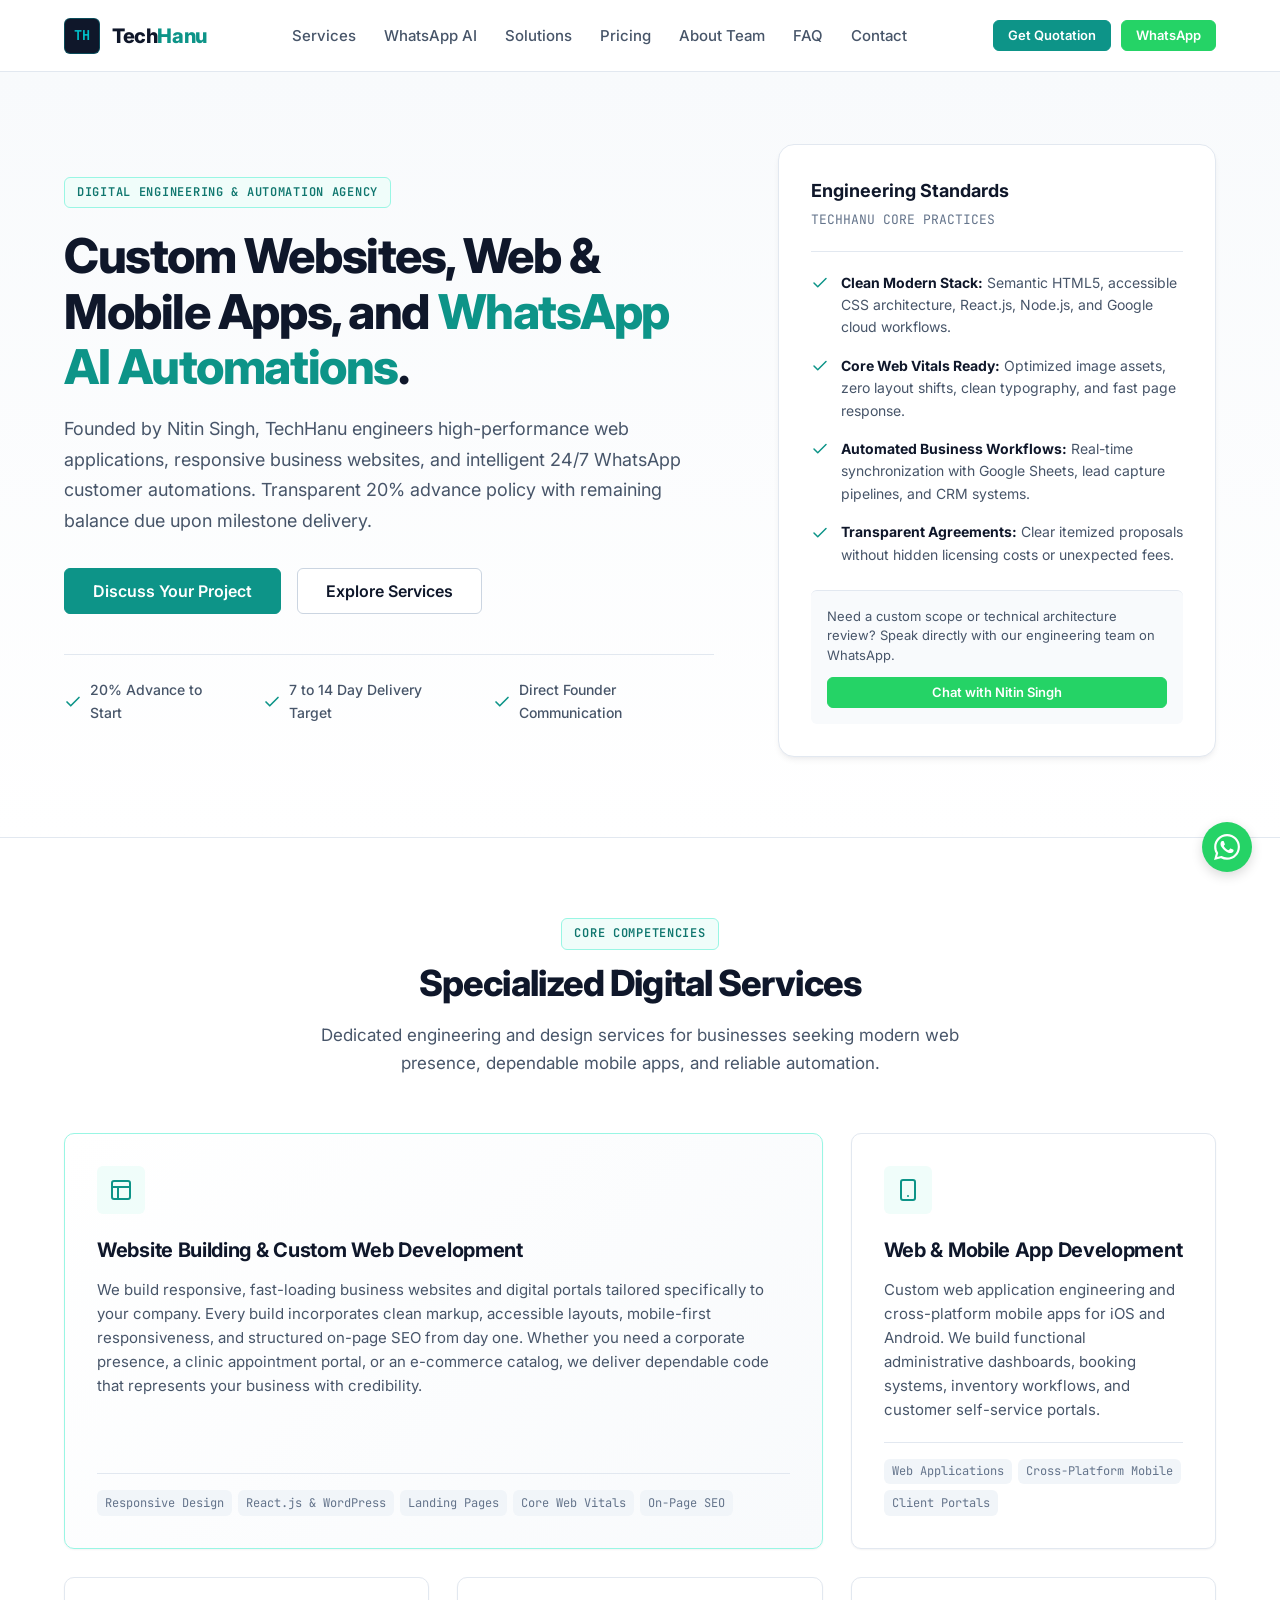
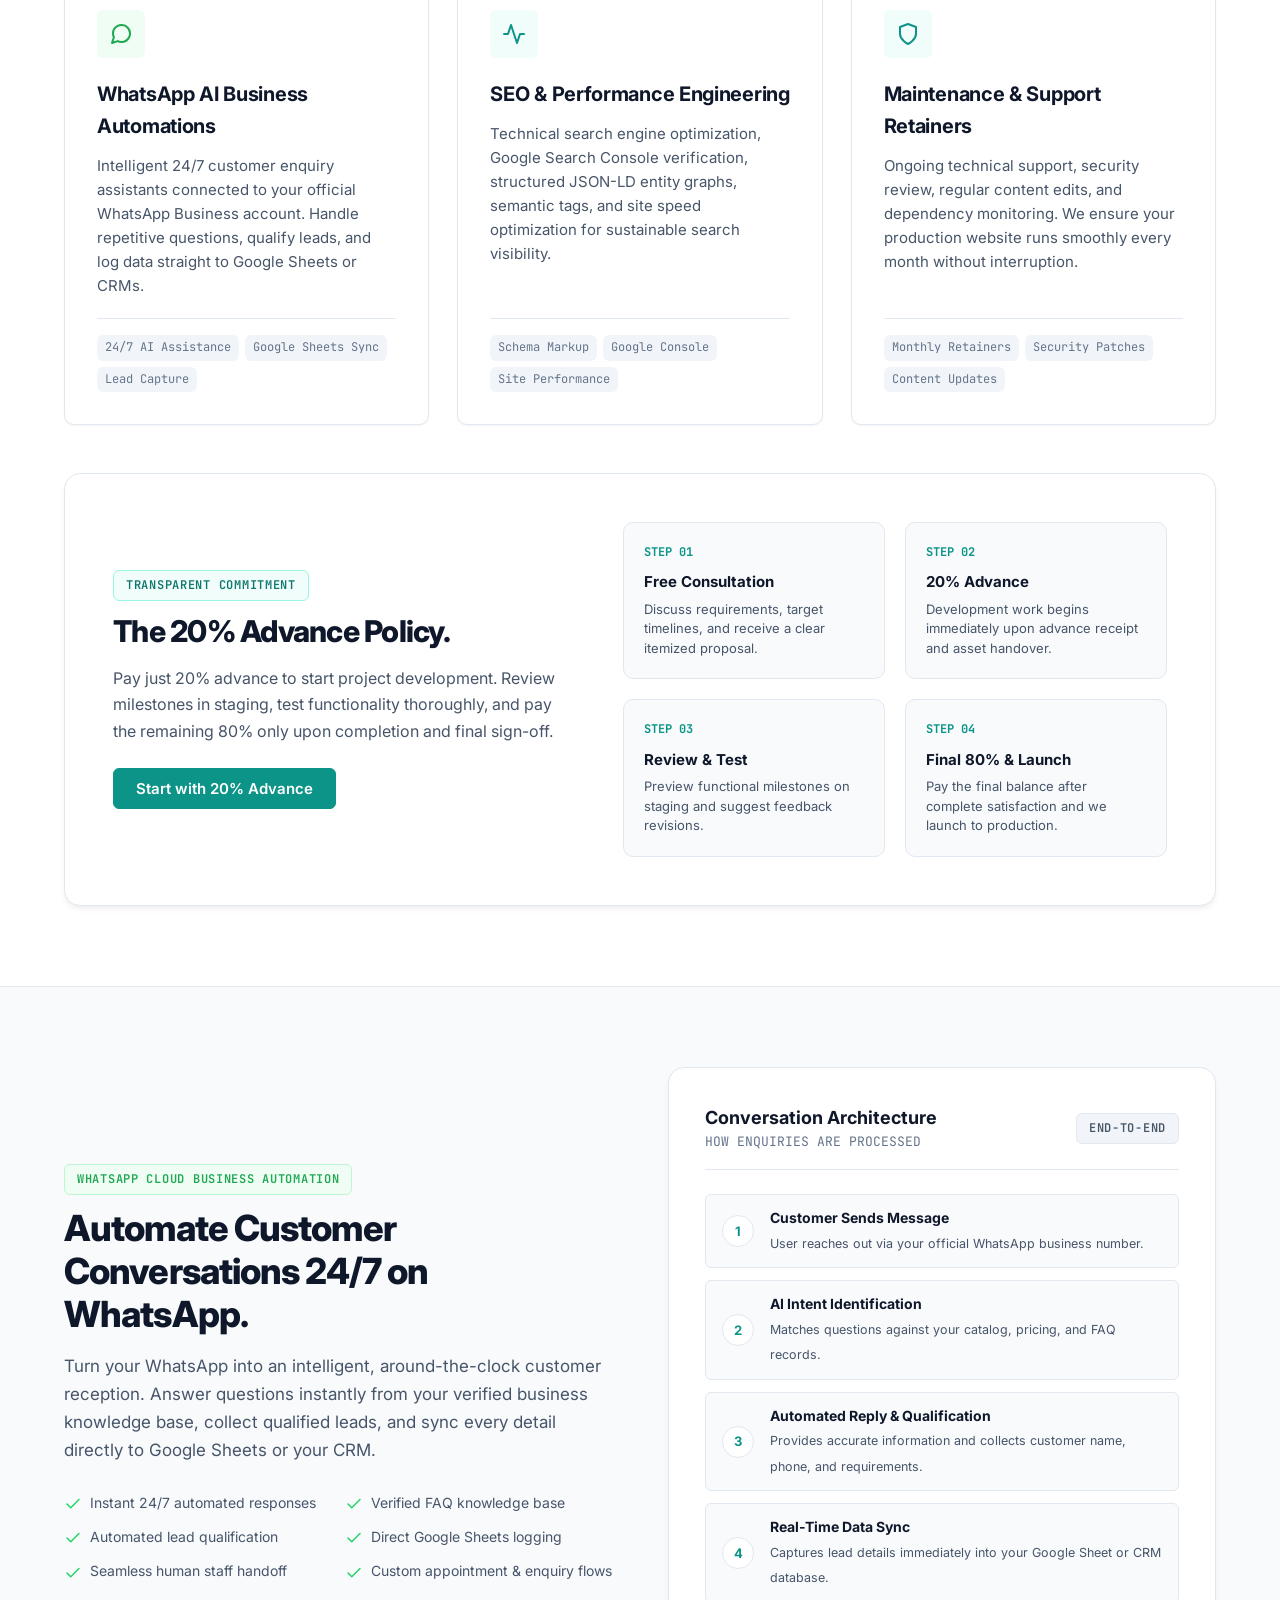
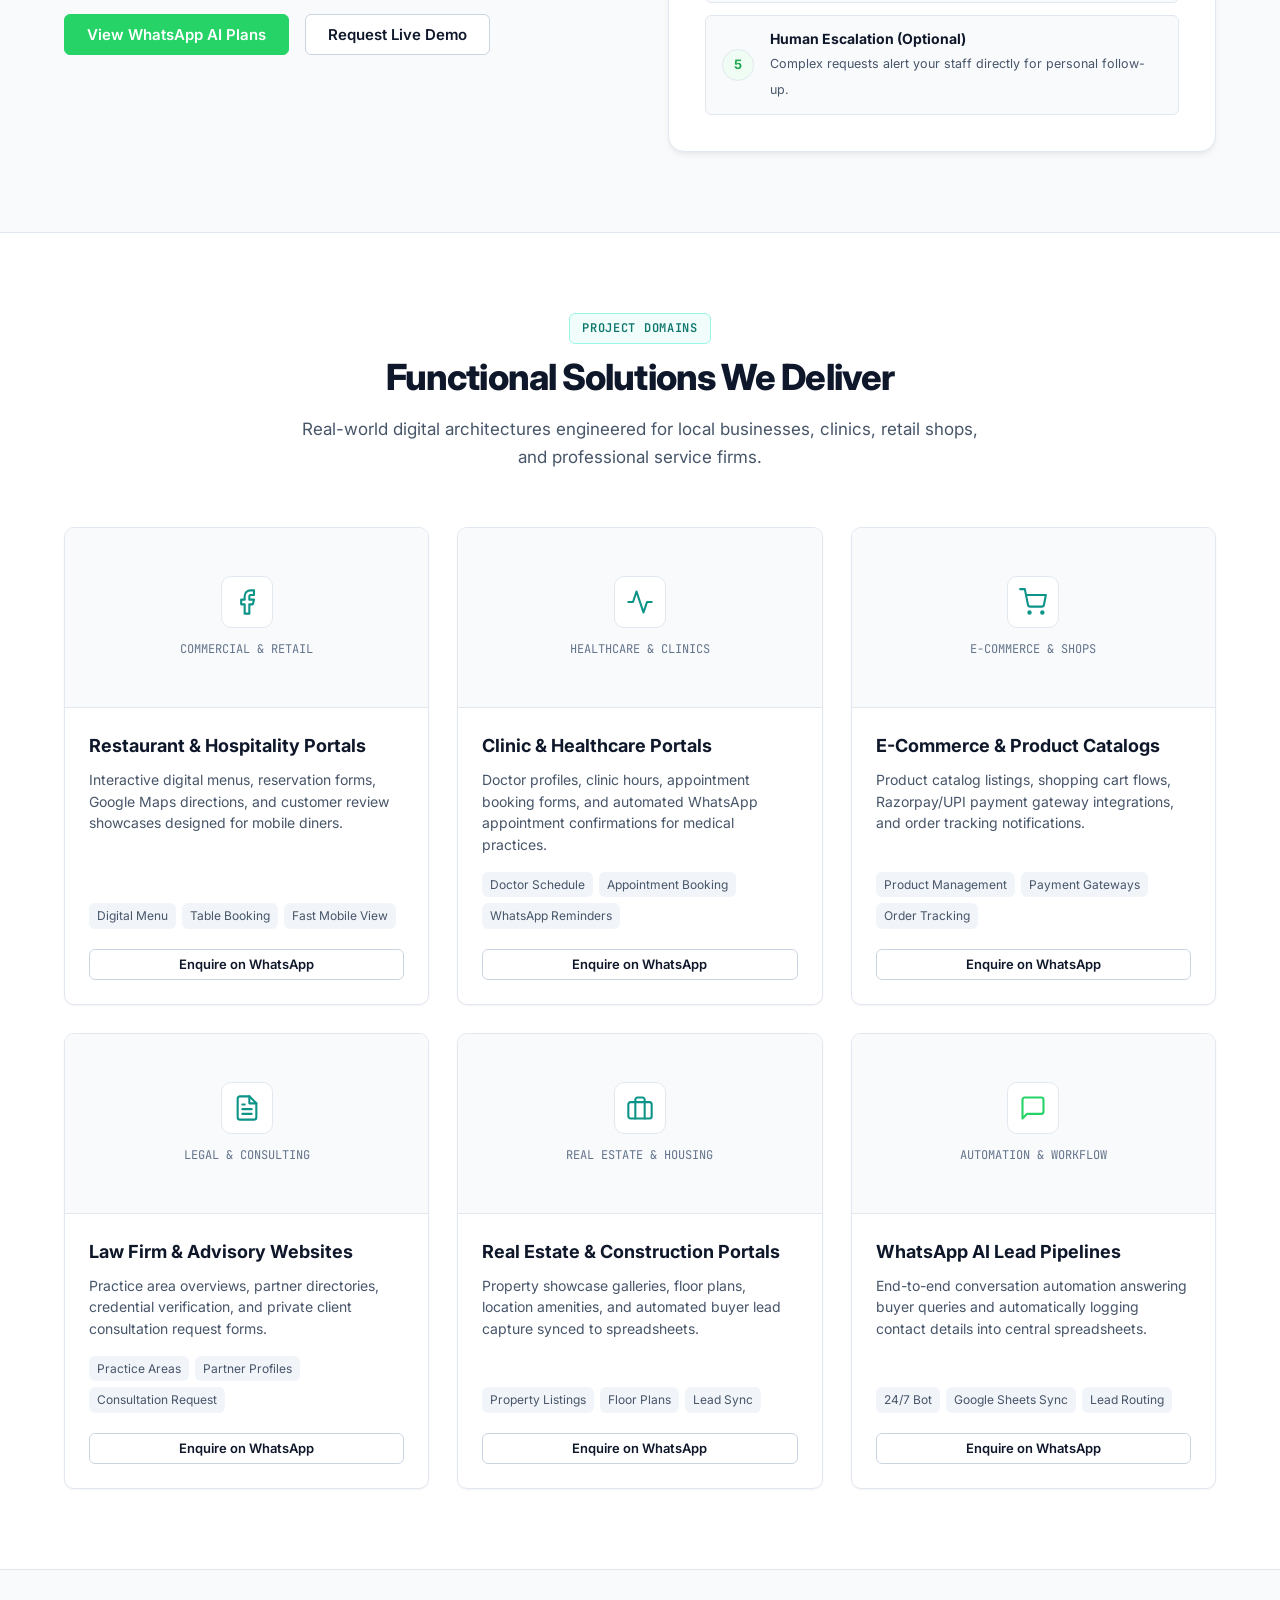
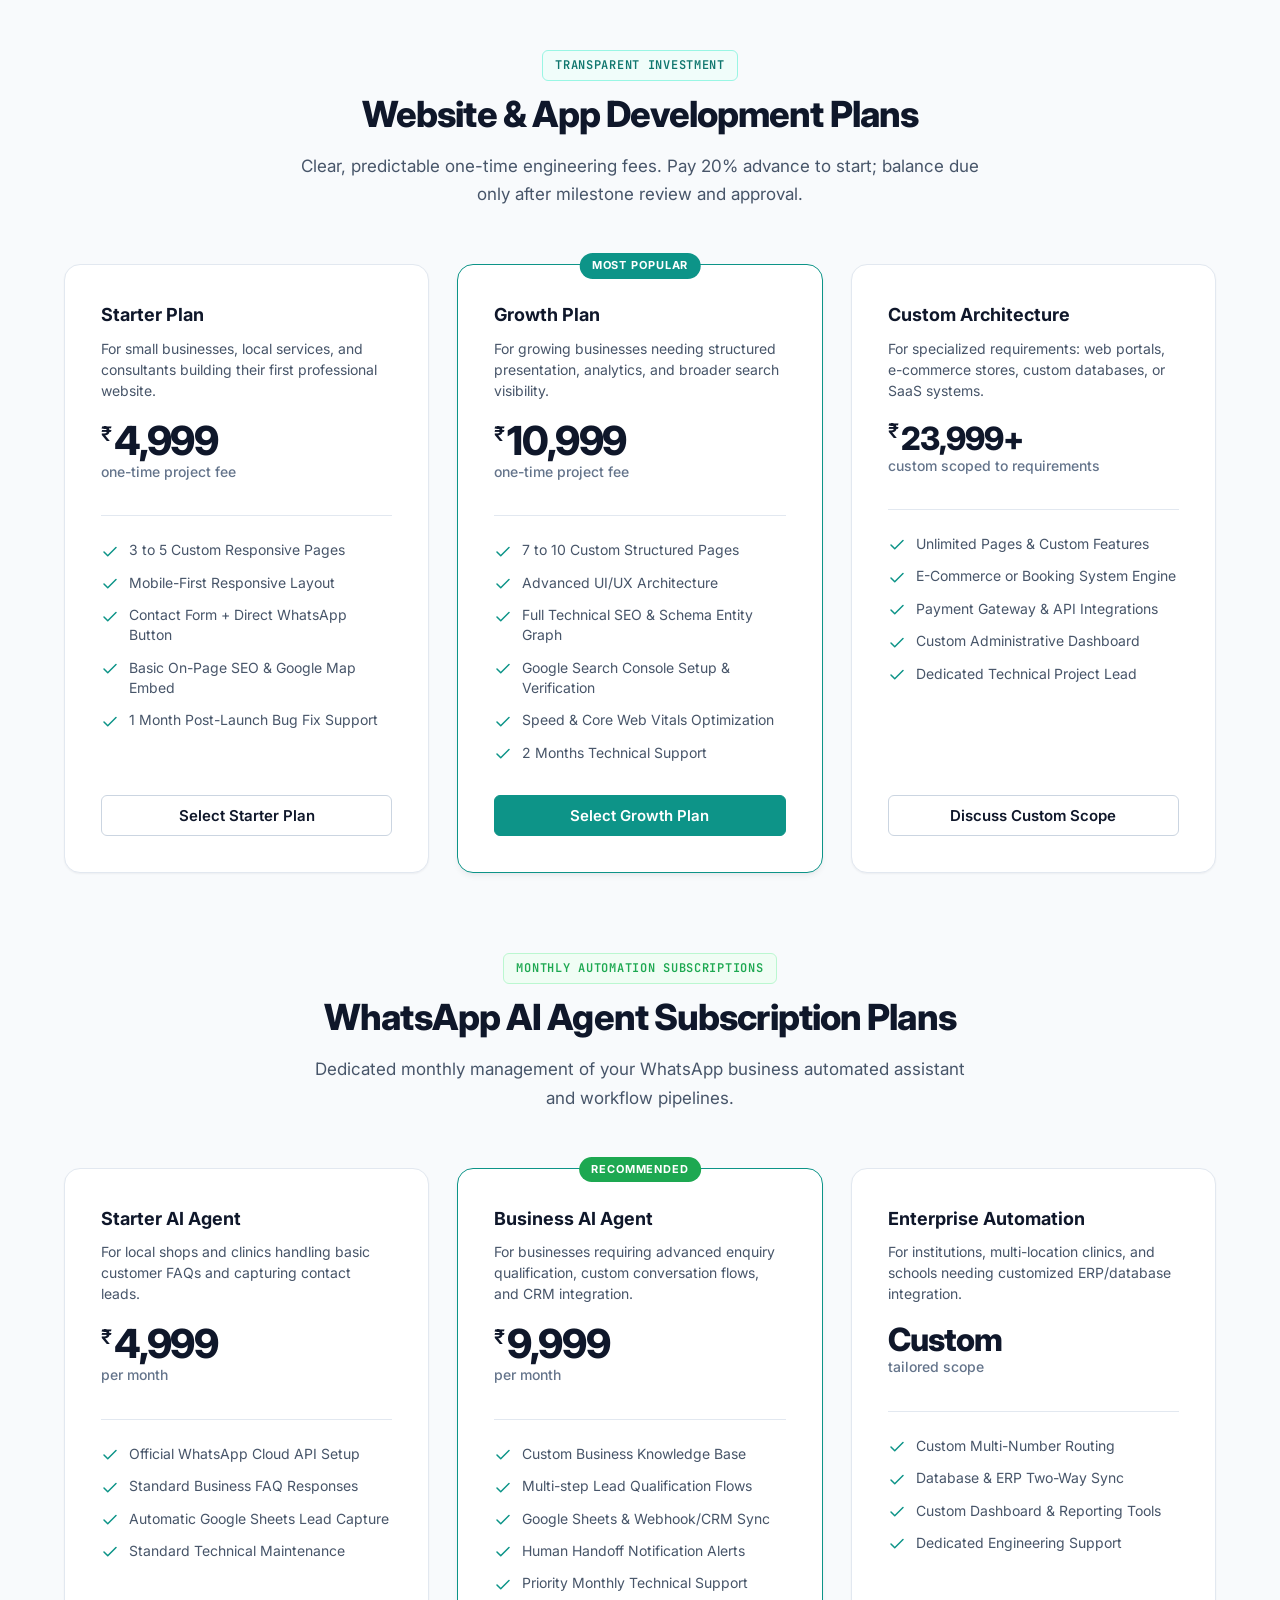
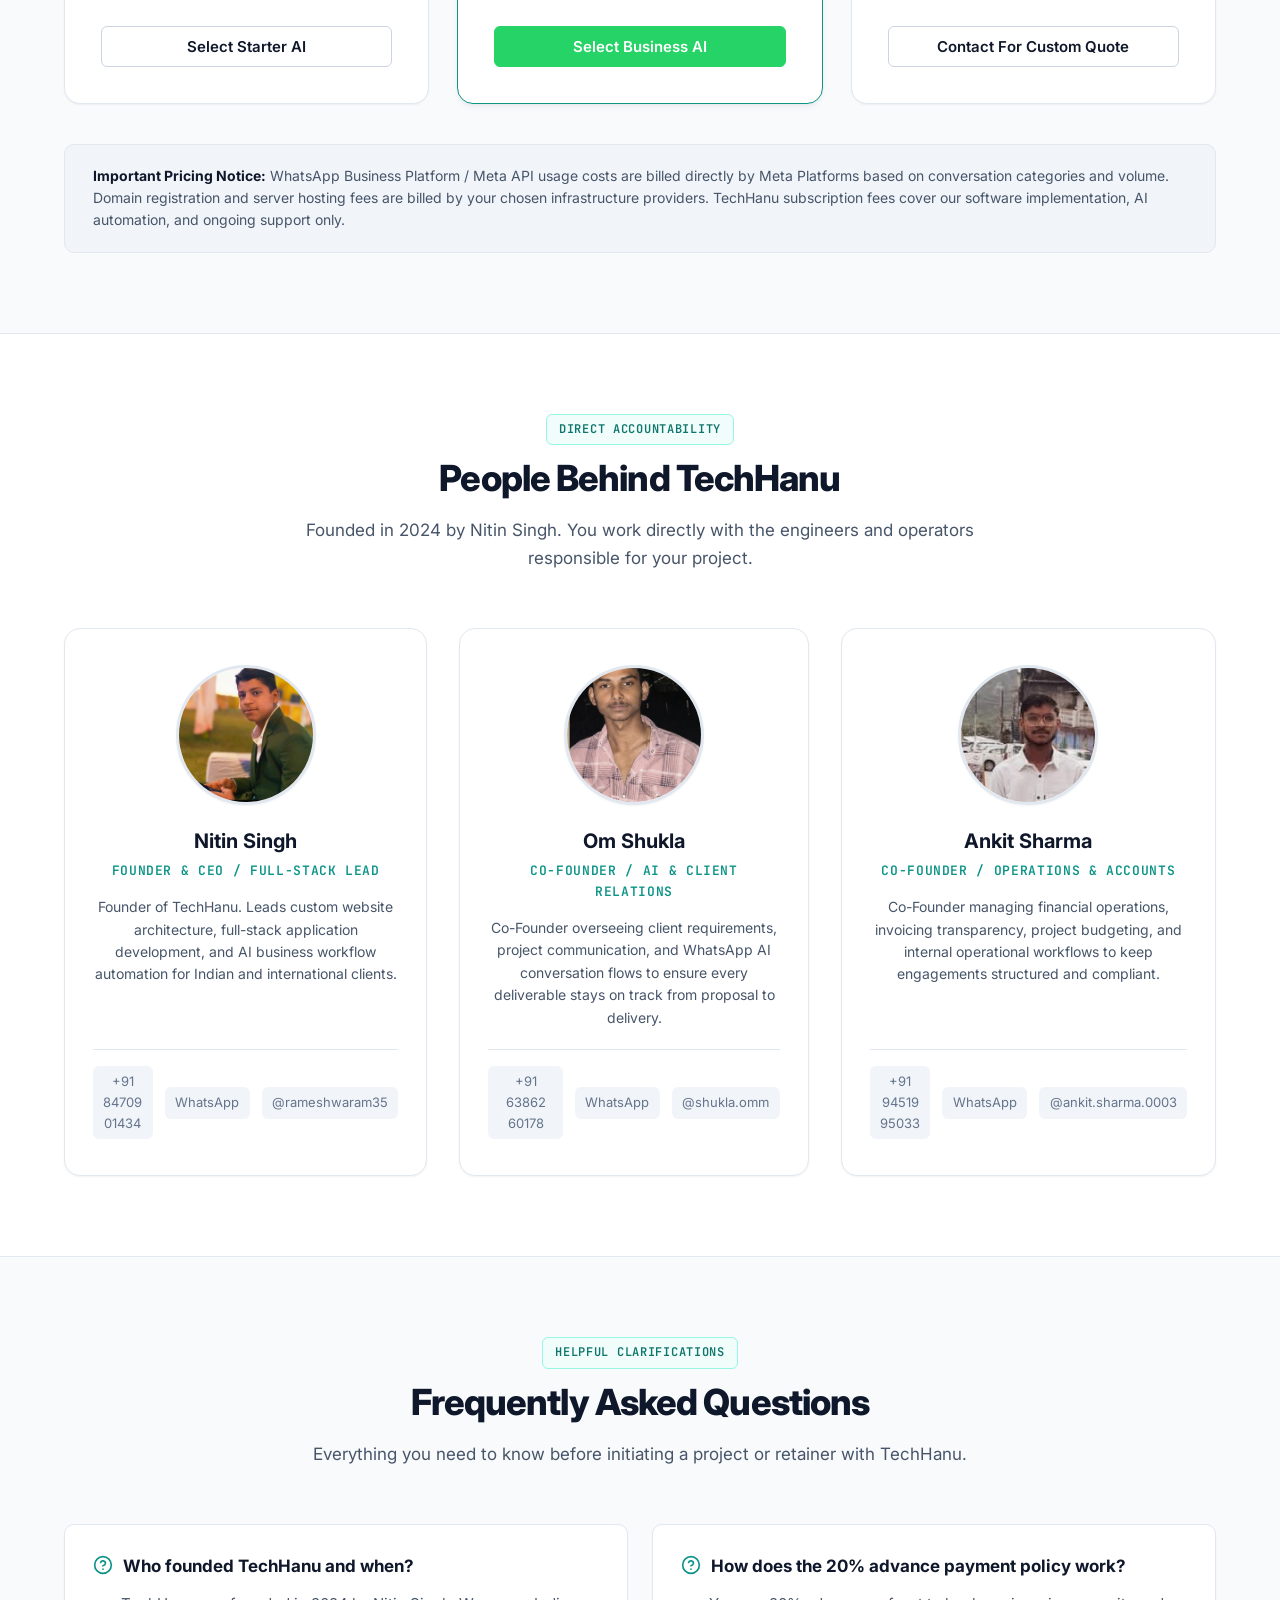
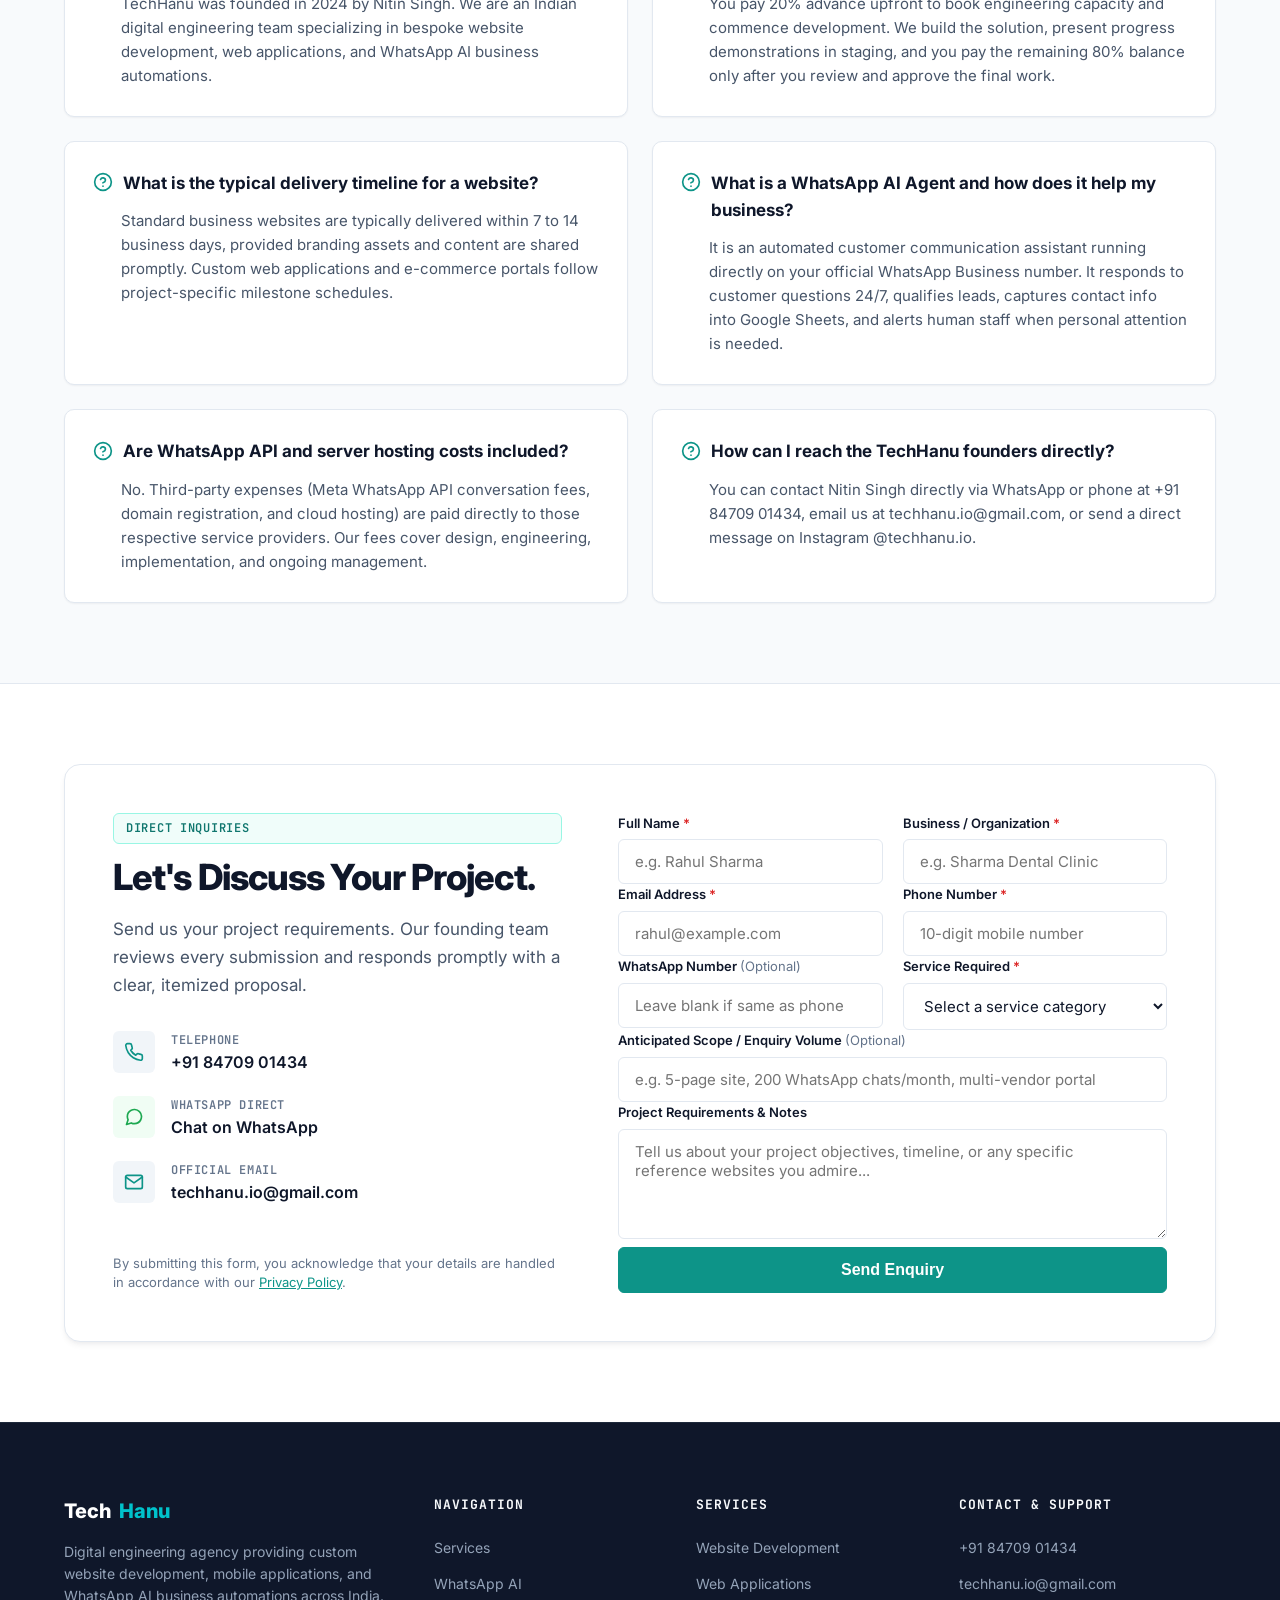
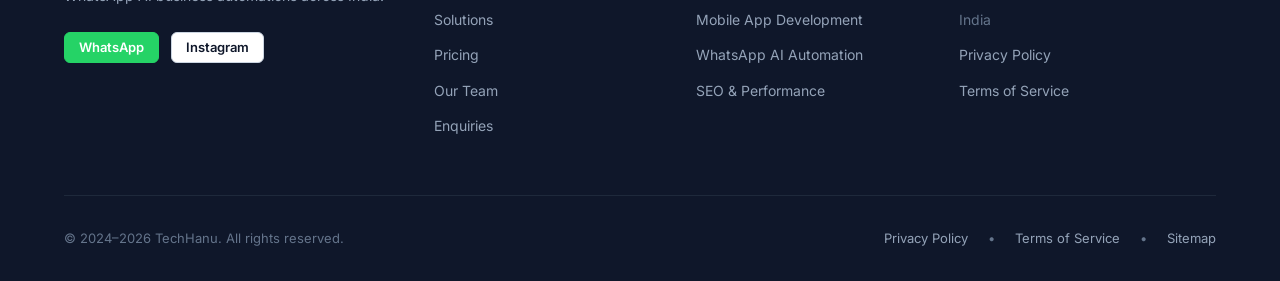
<file: index.html>
<!DOCTYPE html>
<html lang="en">
<head>
  <meta charset="UTF-8">
  <meta name="viewport" content="width=device-width, initial-scale=1.0">
  <title>TechHanu - Website, App &amp; Automation Agency India | Founder: Nitin Singh</title>
  <meta name="description" content="TechHanu is an Indian digital engineering agency founded by Nitin Singh. We build custom websites, web &amp; mobile apps, and 24/7 WhatsApp AI business automations with a transparent 20% advance policy.">
  <meta name="keywords" content="TechHanu, Nitin Singh, website building india, web app development, mobile app development, business automation, WhatsApp AI Agent, custom web development, digital engineering agency india">
  <meta name="author" content="Nitin Singh (Founder &amp; CEO, TechHanu)">
  <link rel="canonical" href="https://techhanuorg.github.io/Techhanu/">

  <!-- Google Search Console Verification Meta Tags -->
  <meta name="google-site-verification" content="google635a384c561b988f">
  <meta name="google-site-verification" content="-maLIAYt3Ij7HR7usimt3t9mtbogZFGFLf98DZHvYFI">
  <meta name="google-site-verification" content="googlec8e993da908961a6">

  <!-- Security and Policy Meta Tags -->
  <meta http-equiv="X-Content-Type-Options" content="nosniff">
  <meta name="referrer" content="strict-origin-when-cross-origin">
  <meta name="robots" content="index, follow, max-snippet:-1, max-image-preview:large, max-video-preview:-1">

  <!-- Open Graph -->
  <meta property="og:site_name" content="TechHanu">
  <meta property="og:title" content="TechHanu - Website, App &amp; Automation Agency | Founded by Nitin Singh">
  <meta property="og:description" content="Custom website building, web &amp; mobile app development, and WhatsApp AI business automations. Transparent 20% advance policy.">
  <meta property="og:type" content="website">
  <meta property="og:url" content="https://techhanuorg.github.io/Techhanu/">
  <meta property="og:locale" content="en_IN">
  <meta property="og:image" content="https://techhanuorg.github.io/Techhanu/favicon.png">

  <!-- Twitter Card -->
  <meta name="twitter:card" content="summary">
  <meta name="twitter:title" content="TechHanu - Website, App &amp; Automation Agency">
  <meta name="twitter:description" content="Custom website building, web &amp; mobile app development, and WhatsApp AI business automations by Nitin Singh and team.">
  <meta name="twitter:image" content="https://techhanuorg.github.io/Techhanu/favicon.png">

  <!-- Favicons and Manifest -->
  <link rel="icon" type="image/png" sizes="32x32" href="favicon-32x32.png">
  <link rel="icon" type="image/png" sizes="16x16" href="favicon-16x16.png">
  <link rel="apple-touch-icon" href="apple-touch-icon.png">
  <link rel="manifest" href="site.webmanifest">
  <meta name="theme-color" content="#0d9488">

  <!-- Fonts & Stylesheet -->
  <link rel="preconnect" href="https://fonts.googleapis.com">
  <link rel="preconnect" href="https://fonts.gstatic.com" crossorigin>
  <link href="https://fonts.googleapis.com/css2?family=Inter:wght@400;500;600;700;800&family=JetBrains+Mono:wght@500;600&display=swap" rel="stylesheet">
  <link rel="stylesheet" href="style.css">

  <!-- JSON-LD Entity Graph -->
  <script type="application/ld+json">
  {
    "@context": "https://schema.org",
    "@graph": [
      {
        "@type": "Person",
        "@id": "https://techhanuorg.github.io/Techhanu/#founder",
        "name": "Nitin Singh",
        "jobTitle": "Founder & CEO",
        "worksFor": { "@id": "https://techhanuorg.github.io/Techhanu/#organization" },
        "description": "Founder and CEO of TechHanu, leading digital agency specializing in website development, mobile application builds, and business workflow automations.",
        "sameAs": [
          "https://www.instagram.com/rameshwaram35",
          "https://wa.me/918470901434"
        ]
      },
      {
        "@type": "Organization",
        "@id": "https://techhanuorg.github.io/Techhanu/#organization",
        "name": "TechHanu",
        "url": "https://techhanuorg.github.io/Techhanu/",
        "founder": { "@id": "https://techhanuorg.github.io/Techhanu/#founder" },
        "logo": "https://techhanuorg.github.io/Techhanu/favicon.png",
        "description": "Indian digital engineering agency specializing in custom website building, web & mobile applications, and WhatsApp AI automations. Founded by Nitin Singh.",
        "foundingDate": "2024",
        "areaServed": "IN",
        "contactPoint": [
          {
            "@type": "ContactPoint",
            "telephone": "+91-8470901434",
            "contactType": "customer service",
            "availableLanguage": ["English", "Hindi"]
          }
        ],
        "sameAs": [
          "https://www.instagram.com/techhanu.io",
          "https://wa.me/918470901434"
        ]
      },
      {
        "@type": "WebSite",
        "@id": "https://techhanuorg.github.io/Techhanu/#website",
        "url": "https://techhanuorg.github.io/Techhanu/",
        "name": "TechHanu - Digital Engineering Agency",
        "publisher": { "@id": "https://techhanuorg.github.io/Techhanu/#organization" }
      },
      {
        "@type": "Service",
        "@id": "https://techhanuorg.github.io/Techhanu/#service-web",
        "serviceType": "Website Building & Custom Web Development",
        "provider": { "@id": "https://techhanuorg.github.io/Techhanu/#organization" },
        "name": "Website Development",
        "description": "Custom high-performance websites for businesses, institutions, and startups with responsive design and search engine optimization."
      },
      {
        "@type": "Service",
        "@id": "https://techhanuorg.github.io/Techhanu/#service-app",
        "serviceType": "Mobile & Web App Development",
        "provider": { "@id": "https://techhanuorg.github.io/Techhanu/#organization" },
        "name": "App Building",
        "description": "Custom web application and mobile app development for booking systems, business portals, and SaaS platforms."
      },
      {
        "@type": "Service",
        "@id": "https://techhanuorg.github.io/Techhanu/#service-automation",
        "serviceType": "AI & Business Automation",
        "provider": { "@id": "https://techhanuorg.github.io/Techhanu/#organization" },
        "name": "WhatsApp AI Agent Automation",
        "description": "24/7 intelligent WhatsApp customer assistants, lead qualification pipelines, Google Sheets integrations, and CRM synchronization."
      },
      {
        "@type": "FAQPage",
        "mainEntity": [
          {
            "@type": "Question",
            "name": "Who is the founder of TechHanu?",
            "acceptedAnswer": {
              "@type": "Answer",
              "text": "TechHanu was founded in 2024 by Nitin Singh, who serves as Founder & CEO, leading full-stack web development and business automation architecture."
            }
          },
          {
            "@type": "Question",
            "name": "What is TechHanu's advance payment policy?",
            "acceptedAnswer": {
              "@type": "Answer",
              "text": "TechHanu operates on a 20% Advance standard: clients pay 20% upfront to initiate custom development, review milestone deliverables, and pay the remaining 80% upon completion and approval."
            }
          },
          {
            "@type": "Question",
            "name": "What services does TechHanu offer?",
            "acceptedAnswer": {
              "@type": "Answer",
              "text": "TechHanu specializes in custom website building, web and mobile application engineering, and 24/7 WhatsApp AI automation systems with Google Sheets and CRM integrations."
            }
          },
          {
            "@type": "Question",
            "name": "How does the WhatsApp AI Agent work?",
            "acceptedAnswer": {
              "@type": "Answer",
              "text": "The WhatsApp AI Agent connects to your official WhatsApp Business account, automatically answers customer queries 24/7 from your verified knowledge base, logs leads to Google Sheets, and transfers complex requests to human staff when necessary."
            }
          }
        ]
      }
    ]
  }
  </script>
</head>
<body>

  <!-- Site Header -->
  <header class="site-header">
    <div class="container header-inner">
      <a href="index.html" class="site-logo" aria-label="TechHanu Home">
        <div class="site-logo-icon">TH</div>
        <div>Tech<span>Hanu</span></div>
      </a>
      <nav class="site-nav" aria-label="Main Navigation">
        <ul class="nav-links" id="navLinks">
          <li><a href="#services" class="nav-link">Services</a></li>
          <li><a href="#whatsapp-ai" class="nav-link">WhatsApp AI</a></li>
          <li><a href="#work" class="nav-link">Solutions</a></li>
          <li><a href="#pricing" class="nav-link">Pricing</a></li>
          <li><a href="#team" class="nav-link">About Team</a></li>
          <li><a href="#faq" class="nav-link">FAQ</a></li>
          <li><a href="#contact" class="nav-link">Contact</a></li>
          <li class="mobile-menu-cta"><a href="#contact" class="btn btn-primary" style="width: 100%;">Get Quotation</a></li>
        </ul>
      </nav>
      <div class="header-action-group">
        <a href="#contact" class="btn btn-primary btn-sm btn-header-quote">Get Quotation</a>
        <a href="https://wa.me/918470901434?text=Hello%20TechHanu!%20I%20have%20an%20enquiry." target="_blank" rel="noopener" class="btn btn-wa btn-sm" aria-label="Chat on WhatsApp">WhatsApp</a>
        <button class="nav-toggle-btn" id="navToggleBtn" aria-label="Toggle navigation menu" aria-expanded="false" aria-controls="navLinks">
          <svg width="22" height="22" viewBox="0 0 24 24" fill="none" stroke="currentColor" stroke-width="2" stroke-linecap="round" stroke-linejoin="round">
            <line x1="3" y1="12" x2="21" y2="12"></line>
            <line x1="3" y1="6" x2="21" y2="6"></line>
            <line x1="3" y1="18" x2="21" y2="18"></line>
          </svg>
        </button>
      </div>
    </div>
  </header>

  <main id="main-content">
    <!-- Hero Section -->
    <section class="hero-section" id="hero">
      <div class="container hero-grid">
        <div class="hero-content">
          <span class="badge">Digital Engineering &amp; Automation Agency</span>
          <h1 class="hero-title">Custom Websites, Web &amp; Mobile Apps, and <em>WhatsApp AI Automations</em>.</h1>
          <p class="hero-description">Founded by Nitin Singh, TechHanu engineers high-performance web applications, responsive business websites, and intelligent 24/7 WhatsApp customer automations. Transparent 20% advance policy with remaining balance due upon milestone delivery.</p>
          <div class="hero-cta-group">
            <a href="#contact" class="btn btn-primary btn-lg">Discuss Your Project</a>
            <a href="#services" class="btn btn-secondary btn-lg">Explore Services</a>
          </div>
          <div class="hero-highlights">
            <div class="hero-highlight-item">
              <svg width="18" height="18" viewBox="0 0 24 24" fill="none" stroke="currentColor" stroke-width="2.2" stroke-linecap="round" stroke-linejoin="round"><polyline points="20 6 9 17 4 12"></polyline></svg>
              <span>20% Advance to Start</span>
            </div>
            <div class="hero-highlight-item">
              <svg width="18" height="18" viewBox="0 0 24 24" fill="none" stroke="currentColor" stroke-width="2.2" stroke-linecap="round" stroke-linejoin="round"><polyline points="20 6 9 17 4 12"></polyline></svg>
              <span>7 to 14 Day Delivery Target</span>
            </div>
            <div class="hero-highlight-item">
              <svg width="18" height="18" viewBox="0 0 24 24" fill="none" stroke="currentColor" stroke-width="2.2" stroke-linecap="round" stroke-linejoin="round"><polyline points="20 6 9 17 4 12"></polyline></svg>
              <span>Direct Founder Communication</span>
            </div>
          </div>
        </div>

        <!-- Hero Side Overview Card -->
        <div class="hero-card">
          <div class="hero-card-header">
            <h2 class="hero-card-title">Engineering Standards</h2>
            <p class="hero-card-meta">TECHHANU CORE PRACTICES</p>
          </div>
          <ul class="hero-card-list">
            <li class="hero-card-list-item">
              <svg width="18" height="18" viewBox="0 0 24 24" fill="none" stroke="currentColor" stroke-width="2" stroke-linecap="round" stroke-linejoin="round"><polyline points="20 6 9 17 4 12"></polyline></svg>
              <div><strong>Clean Modern Stack:</strong> Semantic HTML5, accessible CSS architecture, React.js, Node.js, and Google cloud workflows.</div>
            </li>
            <li class="hero-card-list-item">
              <svg width="18" height="18" viewBox="0 0 24 24" fill="none" stroke="currentColor" stroke-width="2" stroke-linecap="round" stroke-linejoin="round"><polyline points="20 6 9 17 4 12"></polyline></svg>
              <div><strong>Core Web Vitals Ready:</strong> Optimized image assets, zero layout shifts, clean typography, and fast page response.</div>
            </li>
            <li class="hero-card-list-item">
              <svg width="18" height="18" viewBox="0 0 24 24" fill="none" stroke="currentColor" stroke-width="2" stroke-linecap="round" stroke-linejoin="round"><polyline points="20 6 9 17 4 12"></polyline></svg>
              <div><strong>Automated Business Workflows:</strong> Real-time synchronization with Google Sheets, lead capture pipelines, and CRM systems.</div>
            </li>
            <li class="hero-card-list-item">
              <svg width="18" height="18" viewBox="0 0 24 24" fill="none" stroke="currentColor" stroke-width="2" stroke-linecap="round" stroke-linejoin="round"><polyline points="20 6 9 17 4 12"></polyline></svg>
              <div><strong>Transparent Agreements:</strong> Clear itemized proposals without hidden licensing costs or unexpected fees.</div>
            </li>
          </ul>
          <div class="hero-card-footer">
            <p class="hero-card-notice">Need a custom scope or technical architecture review? Speak directly with our engineering team on WhatsApp.</p>
            <div style="margin-top: 0.75rem;">
              <a href="https://wa.me/918470901434?text=Hello%20Nitin!%20I%20would%20like%20a%20technical%20scope%20consultation." target="_blank" rel="noopener" class="btn btn-wa btn-sm" style="width: 100%;">Chat with Nitin Singh</a>
            </div>
          </div>
        </div>
      </div>
    </section>

    <!-- Services Section -->
    <section class="section" id="services">
      <div class="container">
        <div class="section-header">
          <span class="badge">Core Competencies</span>
          <h2 class="section-title">Specialized Digital Services</h2>
          <p class="section-subtitle">Dedicated engineering and design services for businesses seeking modern web presence, dependable mobile apps, and reliable automation.</p>
        </div>

        <div class="services-grid">
          <!-- Featured Service 1: Website Building -->
          <div class="service-card featured">
            <div class="service-icon-wrap">
              <svg width="24" height="24" viewBox="0 0 24 24" fill="none" stroke="currentColor" stroke-width="2" stroke-linecap="round" stroke-linejoin="round">
                <rect x="3" y="3" width="18" height="18" rx="2" ry="2"></rect>
                <line x1="3" y1="9" x2="21" y2="9"></line>
                <line x1="9" y1="21" x2="9" y2="9"></line>
              </svg>
            </div>
            <h3 class="service-title">Website Building &amp; Custom Web Development</h3>
            <p class="service-desc">We build responsive, fast-loading business websites and digital portals tailored specifically to your company. Every build incorporates clean markup, accessible layouts, mobile-first responsiveness, and structured on-page SEO from day one. Whether you need a corporate presence, a clinic appointment portal, or an e-commerce catalog, we deliver dependable code that represents your business with credibility.</p>
            <div class="service-tags">
              <span class="service-tag">Responsive Design</span>
              <span class="service-tag">React.js &amp; WordPress</span>
              <span class="service-tag">Landing Pages</span>
              <span class="service-tag">Core Web Vitals</span>
              <span class="service-tag">On-Page SEO</span>
            </div>
          </div>

          <!-- Service 2: App Development -->
          <div class="service-card">
            <div class="service-icon-wrap">
              <svg width="24" height="24" viewBox="0 0 24 24" fill="none" stroke="currentColor" stroke-width="2" stroke-linecap="round" stroke-linejoin="round">
                <rect x="5" y="2" width="14" height="20" rx="2" ry="2"></rect>
                <line x1="12" y1="18" x2="12.01" y2="18"></line>
              </svg>
            </div>
            <h3 class="service-title">Web &amp; Mobile App Development</h3>
            <p class="service-desc">Custom web application engineering and cross-platform mobile apps for iOS and Android. We build functional administrative dashboards, booking systems, inventory workflows, and customer self-service portals.</p>
            <div class="service-tags">
              <span class="service-tag">Web Applications</span>
              <span class="service-tag">Cross-Platform Mobile</span>
              <span class="service-tag">Client Portals</span>
            </div>
          </div>

          <!-- Service 3: WhatsApp AI Automation -->
          <div class="service-card">
            <div class="service-icon-wrap" style="background-color: var(--color-wa-light); color: var(--color-wa-dark);">
              <svg width="24" height="24" viewBox="0 0 24 24" fill="none" stroke="currentColor" stroke-width="2" stroke-linecap="round" stroke-linejoin="round">
                <path d="M21 11.5a8.38 8.38 0 0 1-.9 3.8 8.5 8.5 0 0 1-7.6 4.7 8.38 8.38 0 0 1-3.8-.9L3 21l1.9-5.7a8.38 8.38 0 0 1-.9-3.8 8.5 8.5 0 0 1 4.7-7.6 8.38 8.38 0 0 1 3.8-.9h.5a8.48 8.48 0 0 1 8 8v.5z"></path>
              </svg>
            </div>
            <h3 class="service-title">WhatsApp AI Business Automations</h3>
            <p class="service-desc">Intelligent 24/7 customer enquiry assistants connected to your official WhatsApp Business account. Handle repetitive questions, qualify leads, and log data straight to Google Sheets or CRMs.</p>
            <div class="service-tags">
              <span class="service-tag">24/7 AI Assistance</span>
              <span class="service-tag">Google Sheets Sync</span>
              <span class="service-tag">Lead Capture</span>
            </div>
          </div>

          <!-- Service 4: SEO & Technical Audits -->
          <div class="service-card">
            <div class="service-icon-wrap">
              <svg width="24" height="24" viewBox="0 0 24 24" fill="none" stroke="currentColor" stroke-width="2" stroke-linecap="round" stroke-linejoin="round">
                <polyline points="22 12 18 12 15 21 9 3 6 12 2 12"></polyline>
              </svg>
            </div>
            <h3 class="service-title">SEO &amp; Performance Engineering</h3>
            <p class="service-desc">Technical search engine optimization, Google Search Console verification, structured JSON-LD entity graphs, semantic tags, and site speed optimization for sustainable search visibility.</p>
            <div class="service-tags">
              <span class="service-tag">Schema Markup</span>
              <span class="service-tag">Google Console</span>
              <span class="service-tag">Site Performance</span>
            </div>
          </div>

          <!-- Service 5: Website Maintenance -->
          <div class="service-card">
            <div class="service-icon-wrap">
              <svg width="24" height="24" viewBox="0 0 24 24" fill="none" stroke="currentColor" stroke-width="2" stroke-linecap="round" stroke-linejoin="round">
                <path d="M12 22s8-4 8-10V5l-8-3-8 3v7c0 6 8 10 8 10z"></path>
              </svg>
            </div>
            <h3 class="service-title">Maintenance &amp; Support Retainers</h3>
            <p class="service-desc">Ongoing technical support, security review, regular content edits, and dependency monitoring. We ensure your production website runs smoothly every month without interruption.</p>
            <div class="service-tags">
              <span class="service-tag">Monthly Retainers</span>
              <span class="service-tag">Security Patches</span>
              <span class="service-tag">Content Updates</span>
            </div>
          </div>
        </div>

        <!-- 20% Advance Policy Banner -->
        <div class="policy-banner">
          <div class="policy-grid">
            <div>
              <span class="badge">Transparent Commitment</span>
              <h3 class="section-title" style="font-size: 1.875rem;">The 20% Advance Policy.</h3>
              <p class="section-subtitle" style="font-size: 1rem; margin-bottom: 1.5rem;">Pay just 20% advance to start project development. Review milestones in staging, test functionality thoroughly, and pay the remaining 80% only upon completion and final sign-off.</p>
              <a href="#contact" class="btn btn-primary">Start with 20% Advance</a>
            </div>
            <div class="policy-steps">
              <div class="policy-step-card">
                <div class="policy-step-num">STEP 01</div>
                <h4 class="policy-step-title">Free Consultation</h4>
                <p class="policy-step-desc">Discuss requirements, target timelines, and receive a clear itemized proposal.</p>
              </div>
              <div class="policy-step-card">
                <div class="policy-step-num">STEP 02</div>
                <h4 class="policy-step-title">20% Advance</h4>
                <p class="policy-step-desc">Development work begins immediately upon advance receipt and asset handover.</p>
              </div>
              <div class="policy-step-card">
                <div class="policy-step-num">STEP 03</div>
                <h4 class="policy-step-title">Review &amp; Test</h4>
                <p class="policy-step-desc">Preview functional milestones on staging and suggest feedback revisions.</p>
              </div>
              <div class="policy-step-card">
                <div class="policy-step-num">STEP 04</div>
                <h4 class="policy-step-title">Final 80% &amp; Launch</h4>
                <p class="policy-step-desc">Pay the final balance after complete satisfaction and we launch to production.</p>
              </div>
            </div>
          </div>
        </div>
      </div>
    </section>

    <!-- WhatsApp AI Agent Section -->
    <section class="section section-alt" id="whatsapp-ai">
      <div class="container wa-agent-grid">
        <div>
          <span class="badge" style="background-color: var(--color-wa-light); color: var(--color-wa-dark); border-color: #bbf7d0;">WhatsApp Cloud Business Automation</span>
          <h2 class="section-title">Automate Customer Conversations 24/7 on WhatsApp.</h2>
          <p class="section-subtitle">Turn your WhatsApp into an intelligent, around-the-clock customer reception. Answer questions instantly from your verified business knowledge base, collect qualified leads, and sync every detail directly to Google Sheets or your CRM.</p>

          <div class="feature-list">
            <div class="feature-item">
              <svg width="18" height="18" viewBox="0 0 24 24" fill="none" stroke="currentColor" stroke-width="2" stroke-linecap="round" stroke-linejoin="round"><polyline points="20 6 9 17 4 12"></polyline></svg>
              <span>Instant 24/7 automated responses</span>
            </div>
            <div class="feature-item">
              <svg width="18" height="18" viewBox="0 0 24 24" fill="none" stroke="currentColor" stroke-width="2" stroke-linecap="round" stroke-linejoin="round"><polyline points="20 6 9 17 4 12"></polyline></svg>
              <span>Verified FAQ knowledge base</span>
            </div>
            <div class="feature-item">
              <svg width="18" height="18" viewBox="0 0 24 24" fill="none" stroke="currentColor" stroke-width="2" stroke-linecap="round" stroke-linejoin="round"><polyline points="20 6 9 17 4 12"></polyline></svg>
              <span>Automated lead qualification</span>
            </div>
            <div class="feature-item">
              <svg width="18" height="18" viewBox="0 0 24 24" fill="none" stroke="currentColor" stroke-width="2" stroke-linecap="round" stroke-linejoin="round"><polyline points="20 6 9 17 4 12"></polyline></svg>
              <span>Direct Google Sheets logging</span>
            </div>
            <div class="feature-item">
              <svg width="18" height="18" viewBox="0 0 24 24" fill="none" stroke="currentColor" stroke-width="2" stroke-linecap="round" stroke-linejoin="round"><polyline points="20 6 9 17 4 12"></polyline></svg>
              <span>Seamless human staff handoff</span>
            </div>
            <div class="feature-item">
              <svg width="18" height="18" viewBox="0 0 24 24" fill="none" stroke="currentColor" stroke-width="2" stroke-linecap="round" stroke-linejoin="round"><polyline points="20 6 9 17 4 12"></polyline></svg>
              <span>Custom appointment &amp; enquiry flows</span>
            </div>
          </div>

          <div style="display: flex; gap: 1rem; align-items: center; flex-wrap: wrap;">
            <a href="#wa-pricing" class="btn btn-wa">View WhatsApp AI Plans</a>
            <a href="https://wa.me/918470901434?text=Hello%20TechHanu!%20I%20want%20to%20see%20a%20WhatsApp%20AI%20demo." target="_blank" rel="noopener" class="btn btn-secondary">Request Live Demo</a>
          </div>
        </div>

        <!-- Workflow Diagram Card -->
        <div class="workflow-card">
          <div class="workflow-header">
            <div>
              <h3 style="font-size: 1.125rem; font-weight: 700;">Conversation Architecture</h3>
              <p style="font-size: 0.8125rem; color: var(--color-text-subtle); font-family: var(--font-mono);">HOW ENQUIRIES ARE PROCESSED</p>
            </div>
            <span class="badge badge-neutral">End-to-End</span>
          </div>

          <div class="workflow-steps-v">
            <div class="workflow-step-v">
              <div class="workflow-step-icon">1</div>
              <div class="workflow-step-text">
                <strong>Customer Sends Message</strong>
                <span>User reaches out via your official WhatsApp business number.</span>
              </div>
            </div>
            <div class="workflow-step-v">
              <div class="workflow-step-icon">2</div>
              <div class="workflow-step-text">
                <strong>AI Intent Identification</strong>
                <span>Matches questions against your catalog, pricing, and FAQ records.</span>
              </div>
            </div>
            <div class="workflow-step-v">
              <div class="workflow-step-icon">3</div>
              <div class="workflow-step-text">
                <strong>Automated Reply &amp; Qualification</strong>
                <span>Provides accurate information and collects customer name, phone, and requirements.</span>
              </div>
            </div>
            <div class="workflow-step-v">
              <div class="workflow-step-icon">4</div>
              <div class="workflow-step-text">
                <strong>Real-Time Data Sync</strong>
                <span>Captures lead details immediately into your Google Sheet or CRM database.</span>
              </div>
            </div>
            <div class="workflow-step-v">
              <div class="workflow-step-icon" style="background-color: var(--color-wa-light); color: var(--color-wa-dark);">5</div>
              <div class="workflow-step-text">
                <strong>Human Escalation (Optional)</strong>
                <span>Complex requests alert your staff directly for personal follow-up.</span>
              </div>
            </div>
          </div>
        </div>
      </div>
    </section>

    <!-- Solutions / Portfolio Section -->
    <section class="section" id="work">
      <div class="container">
        <div class="section-header">
          <span class="badge">Project Domains</span>
          <h2 class="section-title">Functional Solutions We Deliver</h2>
          <p class="section-subtitle">Real-world digital architectures engineered for local businesses, clinics, retail shops, and professional service firms.</p>
        </div>

        <div class="portfolio-grid">
          <!-- Domain 1 -->
          <div class="portfolio-card">
            <div class="portfolio-thumb-wrap">
              <div class="portfolio-thumb-icon">
                <svg width="28" height="28" viewBox="0 0 24 24" fill="none" stroke="currentColor" stroke-width="1.8" stroke-linecap="round" stroke-linejoin="round"><path d="M18 2h-3a5 5 0 0 0-5 5v3H7v4h3v8h4v-8h3l1-4h-4V7a1 1 0 0 1 1-1h3z"></path></svg>
              </div>
              <span class="portfolio-thumb-badge">COMMERCIAL &amp; RETAIL</span>
            </div>
            <div class="portfolio-info">
              <h3 class="portfolio-title">Restaurant &amp; Hospitality Portals</h3>
              <p class="portfolio-desc">Interactive digital menus, reservation forms, Google Maps directions, and customer review showcases designed for mobile diners.</p>
              <div class="portfolio-features">
                <span class="portfolio-feature-tag">Digital Menu</span>
                <span class="portfolio-feature-tag">Table Booking</span>
                <span class="portfolio-feature-tag">Fast Mobile View</span>
              </div>
              <a href="https://wa.me/918470901434?text=I%20am%20interested%20in%20a%20Restaurant%20or%20Hospitality%20website." target="_blank" rel="noopener" class="btn btn-secondary btn-sm" style="margin-top: auto;">Enquire on WhatsApp</a>
            </div>
          </div>

          <!-- Domain 2 -->
          <div class="portfolio-card">
            <div class="portfolio-thumb-wrap">
              <div class="portfolio-thumb-icon">
                <svg width="28" height="28" viewBox="0 0 24 24" fill="none" stroke="currentColor" stroke-width="1.8" stroke-linecap="round" stroke-linejoin="round"><path d="M22 12h-4l-3 9L9 3l-3 9H2"></path></svg>
              </div>
              <span class="portfolio-thumb-badge">HEALTHCARE &amp; CLINICS</span>
            </div>
            <div class="portfolio-info">
              <h3 class="portfolio-title">Clinic &amp; Healthcare Portals</h3>
              <p class="portfolio-desc">Doctor profiles, clinic hours, appointment booking forms, and automated WhatsApp appointment confirmations for medical practices.</p>
              <div class="portfolio-features">
                <span class="portfolio-feature-tag">Doctor Schedule</span>
                <span class="portfolio-feature-tag">Appointment Booking</span>
                <span class="portfolio-feature-tag">WhatsApp Reminders</span>
              </div>
              <a href="https://wa.me/918470901434?text=I%20am%20interested%20in%20a%20Healthcare%20or%20Clinic%20website." target="_blank" rel="noopener" class="btn btn-secondary btn-sm" style="margin-top: auto;">Enquire on WhatsApp</a>
            </div>
          </div>

          <!-- Domain 3 -->
          <div class="portfolio-card">
            <div class="portfolio-thumb-wrap">
              <div class="portfolio-thumb-icon">
                <svg width="28" height="28" viewBox="0 0 24 24" fill="none" stroke="currentColor" stroke-width="1.8" stroke-linecap="round" stroke-linejoin="round"><circle cx="9" cy="21" r="1"></circle><circle cx="20" cy="21" r="1"></circle><path d="M1 1h4l2.68 13.39a2 2 0 0 0 2 1.61h9.72a2 2 0 0 0 2-1.61L23 6H6"></path></svg>
              </div>
              <span class="portfolio-thumb-badge">E-COMMERCE &amp; SHOPS</span>
            </div>
            <div class="portfolio-info">
              <h3 class="portfolio-title">E-Commerce &amp; Product Catalogs</h3>
              <p class="portfolio-desc">Product catalog listings, shopping cart flows, Razorpay/UPI payment gateway integrations, and order tracking notifications.</p>
              <div class="portfolio-features">
                <span class="portfolio-feature-tag">Product Management</span>
                <span class="portfolio-feature-tag">Payment Gateways</span>
                <span class="portfolio-feature-tag">Order Tracking</span>
              </div>
              <a href="https://wa.me/918470901434?text=I%20am%20interested%20in%20an%20E-Commerce%20website." target="_blank" rel="noopener" class="btn btn-secondary btn-sm" style="margin-top: auto;">Enquire on WhatsApp</a>
            </div>
          </div>

          <!-- Domain 4 -->
          <div class="portfolio-card">
            <div class="portfolio-thumb-wrap">
              <div class="portfolio-thumb-icon">
                <svg width="28" height="28" viewBox="0 0 24 24" fill="none" stroke="currentColor" stroke-width="1.8" stroke-linecap="round" stroke-linejoin="round"><path d="M14 2H6a2 2 0 0 0-2 2v16a2 2 0 0 0 2 2h12a2 2 0 0 0 2-2V8z"></path><polyline points="14 2 14 8 20 8"></polyline><line x1="16" y1="13" x2="8" y2="13"></line><line x1="16" y1="17" x2="8" y2="17"></line><polyline points="10 9 9 9 8 9"></polyline></svg>
              </div>
              <span class="portfolio-thumb-badge">LEGAL &amp; CONSULTING</span>
            </div>
            <div class="portfolio-info">
              <h3 class="portfolio-title">Law Firm &amp; Advisory Websites</h3>
              <p class="portfolio-desc">Practice area overviews, partner directories, credential verification, and private client consultation request forms.</p>
              <div class="portfolio-features">
                <span class="portfolio-feature-tag">Practice Areas</span>
                <span class="portfolio-feature-tag">Partner Profiles</span>
                <span class="portfolio-feature-tag">Consultation Request</span>
              </div>
              <a href="https://wa.me/918470901434?text=I%20am%20interested%20in%20a%20Law%20Firm%20or%20Advisory%20website." target="_blank" rel="noopener" class="btn btn-secondary btn-sm" style="margin-top: auto;">Enquire on WhatsApp</a>
            </div>
          </div>

          <!-- Domain 5 -->
          <div class="portfolio-card">
            <div class="portfolio-thumb-wrap">
              <div class="portfolio-thumb-icon">
                <svg width="28" height="28" viewBox="0 0 24 24" fill="none" stroke="currentColor" stroke-width="1.8" stroke-linecap="round" stroke-linejoin="round"><rect x="2" y="7" width="20" height="14" rx="2" ry="2"></rect><path d="M16 21V5a2 2 0 0 0-2-2h-4a2 2 0 0 0-2 2v16"></path></svg>
              </div>
              <span class="portfolio-thumb-badge">REAL ESTATE &amp; HOUSING</span>
            </div>
            <div class="portfolio-info">
              <h3 class="portfolio-title">Real Estate &amp; Construction Portals</h3>
              <p class="portfolio-desc">Property showcase galleries, floor plans, location amenities, and automated buyer lead capture synced to spreadsheets.</p>
              <div class="portfolio-features">
                <span class="portfolio-feature-tag">Property Listings</span>
                <span class="portfolio-feature-tag">Floor Plans</span>
                <span class="portfolio-feature-tag">Lead Sync</span>
              </div>
              <a href="https://wa.me/918470901434?text=I%20am%20interested%20in%20a%20Real%20Estate%20website." target="_blank" rel="noopener" class="btn btn-secondary btn-sm" style="margin-top: auto;">Enquire on WhatsApp</a>
            </div>
          </div>

          <!-- Domain 6 -->
          <div class="portfolio-card">
            <div class="portfolio-thumb-wrap">
              <div class="portfolio-thumb-icon" style="color: var(--color-wa);">
                <svg width="28" height="28" viewBox="0 0 24 24" fill="none" stroke="currentColor" stroke-width="1.8" stroke-linecap="round" stroke-linejoin="round"><path d="M21 15a2 2 0 0 1-2 2H7l-4 4V5a2 2 0 0 1 2-2h14a2 2 0 0 1 2 2z"></path></svg>
              </div>
              <span class="portfolio-thumb-badge">AUTOMATION &amp; WORKFLOW</span>
            </div>
            <div class="portfolio-info">
              <h3 class="portfolio-title">WhatsApp AI Lead Pipelines</h3>
              <p class="portfolio-desc">End-to-end conversation automation answering buyer queries and automatically logging contact details into central spreadsheets.</p>
              <div class="portfolio-features">
                <span class="portfolio-feature-tag">24/7 Bot</span>
                <span class="portfolio-feature-tag">Google Sheets Sync</span>
                <span class="portfolio-feature-tag">Lead Routing</span>
              </div>
              <a href="https://wa.me/918470901434?text=I%20am%20interested%20in%20a%20WhatsApp%20AI%20Automation." target="_blank" rel="noopener" class="btn btn-secondary btn-sm" style="margin-top: auto;">Enquire on WhatsApp</a>
            </div>
          </div>
        </div>
      </div>
    </section>

    <!-- Pricing Section -->
    <section class="section section-alt" id="pricing">
      <div class="container">
        <div class="section-header">
          <span class="badge">Transparent Investment</span>
          <h2 class="section-title">Website &amp; App Development Plans</h2>
          <p class="section-subtitle">Clear, predictable one-time engineering fees. Pay 20% advance to start; balance due only after milestone review and approval.</p>
        </div>

        <div class="pricing-grid">
          <!-- Plan 1 -->
          <div class="pricing-card">
            <div class="pricing-header">
              <h3 class="pricing-plan-name">Starter Plan</h3>
              <p class="pricing-plan-desc">For small businesses, local services, and consultants building their first professional website.</p>
              <div class="pricing-price-wrap">
                <div class="pricing-price"><sup>&#8377;</sup>4,999</div>
                <div class="pricing-period">one-time project fee</div>
              </div>
            </div>
            <ul class="pricing-list">
              <li class="pricing-list-item">
                <svg width="18" height="18" viewBox="0 0 24 24" fill="none" stroke="currentColor" stroke-width="2" stroke-linecap="round" stroke-linejoin="round"><polyline points="20 6 9 17 4 12"></polyline></svg>
                <span>3 to 5 Custom Responsive Pages</span>
              </li>
              <li class="pricing-list-item">
                <svg width="18" height="18" viewBox="0 0 24 24" fill="none" stroke="currentColor" stroke-width="2" stroke-linecap="round" stroke-linejoin="round"><polyline points="20 6 9 17 4 12"></polyline></svg>
                <span>Mobile-First Responsive Layout</span>
              </li>
              <li class="pricing-list-item">
                <svg width="18" height="18" viewBox="0 0 24 24" fill="none" stroke="currentColor" stroke-width="2" stroke-linecap="round" stroke-linejoin="round"><polyline points="20 6 9 17 4 12"></polyline></svg>
                <span>Contact Form + Direct WhatsApp Button</span>
              </li>
              <li class="pricing-list-item">
                <svg width="18" height="18" viewBox="0 0 24 24" fill="none" stroke="currentColor" stroke-width="2" stroke-linecap="round" stroke-linejoin="round"><polyline points="20 6 9 17 4 12"></polyline></svg>
                <span>Basic On-Page SEO &amp; Google Map Embed</span>
              </li>
              <li class="pricing-list-item">
                <svg width="18" height="18" viewBox="0 0 24 24" fill="none" stroke="currentColor" stroke-width="2" stroke-linecap="round" stroke-linejoin="round"><polyline points="20 6 9 17 4 12"></polyline></svg>
                <span>1 Month Post-Launch Bug Fix Support</span>
              </li>
            </ul>
            <div class="pricing-card-footer">
              <a href="https://wa.me/918470901434?text=I%20am%20interested%20in%20the%20Starter%20Plan%20(Rs%204999)." target="_blank" rel="noopener" class="btn btn-secondary" style="width: 100%;">Select Starter Plan</a>
            </div>
          </div>

          <!-- Plan 2 (Popular) -->
          <div class="pricing-card popular">
            <span class="pricing-badge">Most Popular</span>
            <div class="pricing-header">
              <h3 class="pricing-plan-name">Growth Plan</h3>
              <p class="pricing-plan-desc">For growing businesses needing structured presentation, analytics, and broader search visibility.</p>
              <div class="pricing-price-wrap">
                <div class="pricing-price"><sup>&#8377;</sup>10,999</div>
                <div class="pricing-period">one-time project fee</div>
              </div>
            </div>
            <ul class="pricing-list">
              <li class="pricing-list-item">
                <svg width="18" height="18" viewBox="0 0 24 24" fill="none" stroke="currentColor" stroke-width="2" stroke-linecap="round" stroke-linejoin="round"><polyline points="20 6 9 17 4 12"></polyline></svg>
                <span>7 to 10 Custom Structured Pages</span>
              </li>
              <li class="pricing-list-item">
                <svg width="18" height="18" viewBox="0 0 24 24" fill="none" stroke="currentColor" stroke-width="2" stroke-linecap="round" stroke-linejoin="round"><polyline points="20 6 9 17 4 12"></polyline></svg>
                <span>Advanced UI/UX Architecture</span>
              </li>
              <li class="pricing-list-item">
                <svg width="18" height="18" viewBox="0 0 24 24" fill="none" stroke="currentColor" stroke-width="2" stroke-linecap="round" stroke-linejoin="round"><polyline points="20 6 9 17 4 12"></polyline></svg>
                <span>Full Technical SEO &amp; Schema Entity Graph</span>
              </li>
              <li class="pricing-list-item">
                <svg width="18" height="18" viewBox="0 0 24 24" fill="none" stroke="currentColor" stroke-width="2" stroke-linecap="round" stroke-linejoin="round"><polyline points="20 6 9 17 4 12"></polyline></svg>
                <span>Google Search Console Setup &amp; Verification</span>
              </li>
              <li class="pricing-list-item">
                <svg width="18" height="18" viewBox="0 0 24 24" fill="none" stroke="currentColor" stroke-width="2" stroke-linecap="round" stroke-linejoin="round"><polyline points="20 6 9 17 4 12"></polyline></svg>
                <span>Speed &amp; Core Web Vitals Optimization</span>
              </li>
              <li class="pricing-list-item">
                <svg width="18" height="18" viewBox="0 0 24 24" fill="none" stroke="currentColor" stroke-width="2" stroke-linecap="round" stroke-linejoin="round"><polyline points="20 6 9 17 4 12"></polyline></svg>
                <span>2 Months Technical Support</span>
              </li>
            </ul>
            <div class="pricing-card-footer">
              <a href="https://wa.me/918470901434?text=I%20am%20interested%20in%20the%20Growth%20Plan%20(Rs%2010999)." target="_blank" rel="noopener" class="btn btn-primary" style="width: 100%;">Select Growth Plan</a>
            </div>
          </div>

          <!-- Plan 3 -->
          <div class="pricing-card">
            <div class="pricing-header">
              <h3 class="pricing-plan-name">Custom Architecture</h3>
              <p class="pricing-plan-desc">For specialized requirements: web portals, e-commerce stores, custom databases, or SaaS systems.</p>
              <div class="pricing-price-wrap">
                <div class="pricing-price" style="font-size: 2rem;"><sup>&#8377;</sup>23,999+</div>
                <div class="pricing-period">custom scoped to requirements</div>
              </div>
            </div>
            <ul class="pricing-list">
              <li class="pricing-list-item">
                <svg width="18" height="18" viewBox="0 0 24 24" fill="none" stroke="currentColor" stroke-width="2" stroke-linecap="round" stroke-linejoin="round"><polyline points="20 6 9 17 4 12"></polyline></svg>
                <span>Unlimited Pages &amp; Custom Features</span>
              </li>
              <li class="pricing-list-item">
                <svg width="18" height="18" viewBox="0 0 24 24" fill="none" stroke="currentColor" stroke-width="2" stroke-linecap="round" stroke-linejoin="round"><polyline points="20 6 9 17 4 12"></polyline></svg>
                <span>E-Commerce or Booking System Engine</span>
              </li>
              <li class="pricing-list-item">
                <svg width="18" height="18" viewBox="0 0 24 24" fill="none" stroke="currentColor" stroke-width="2" stroke-linecap="round" stroke-linejoin="round"><polyline points="20 6 9 17 4 12"></polyline></svg>
                <span>Payment Gateway &amp; API Integrations</span>
              </li>
              <li class="pricing-list-item">
                <svg width="18" height="18" viewBox="0 0 24 24" fill="none" stroke="currentColor" stroke-width="2" stroke-linecap="round" stroke-linejoin="round"><polyline points="20 6 9 17 4 12"></polyline></svg>
                <span>Custom Administrative Dashboard</span>
              </li>
              <li class="pricing-list-item">
                <svg width="18" height="18" viewBox="0 0 24 24" fill="none" stroke="currentColor" stroke-width="2" stroke-linecap="round" stroke-linejoin="round"><polyline points="20 6 9 17 4 12"></polyline></svg>
                <span>Dedicated Technical Project Lead</span>
              </li>
            </ul>
            <div class="pricing-card-footer">
              <a href="https://wa.me/918470901434?text=I%20would%20like%20to%20discuss%20a%20Custom%20Architecture%20plan." target="_blank" rel="noopener" class="btn btn-secondary" style="width: 100%;">Discuss Custom Scope</a>
            </div>
          </div>
        </div>

        <!-- WhatsApp AI Retainer Plans Header -->
        <div class="section-header" id="wa-pricing" style="margin-top: 5rem;">
          <span class="badge" style="background-color: var(--color-wa-light); color: var(--color-wa-dark); border-color: #bbf7d0;">Monthly Automation Subscriptions</span>
          <h2 class="section-title">WhatsApp AI Agent Subscription Plans</h2>
          <p class="section-subtitle">Dedicated monthly management of your WhatsApp business automated assistant and workflow pipelines.</p>
        </div>

        <div class="pricing-grid">
          <!-- WA Starter -->
          <div class="pricing-card">
            <div class="pricing-header">
              <h3 class="pricing-plan-name">Starter AI Agent</h3>
              <p class="pricing-plan-desc">For local shops and clinics handling basic customer FAQs and capturing contact leads.</p>
              <div class="pricing-price-wrap">
                <div class="pricing-price"><sup>&#8377;</sup>4,999</div>
                <div class="pricing-period">per month</div>
              </div>
            </div>
            <ul class="pricing-list">
              <li class="pricing-list-item">
                <svg width="18" height="18" viewBox="0 0 24 24" fill="none" stroke="currentColor" stroke-width="2" stroke-linecap="round" stroke-linejoin="round"><polyline points="20 6 9 17 4 12"></polyline></svg>
                <span>Official WhatsApp Cloud API Setup</span>
              </li>
              <li class="pricing-list-item">
                <svg width="18" height="18" viewBox="0 0 24 24" fill="none" stroke="currentColor" stroke-width="2" stroke-linecap="round" stroke-linejoin="round"><polyline points="20 6 9 17 4 12"></polyline></svg>
                <span>Standard Business FAQ Responses</span>
              </li>
              <li class="pricing-list-item">
                <svg width="18" height="18" viewBox="0 0 24 24" fill="none" stroke="currentColor" stroke-width="2" stroke-linecap="round" stroke-linejoin="round"><polyline points="20 6 9 17 4 12"></polyline></svg>
                <span>Automatic Google Sheets Lead Capture</span>
              </li>
              <li class="pricing-list-item">
                <svg width="18" height="18" viewBox="0 0 24 24" fill="none" stroke="currentColor" stroke-width="2" stroke-linecap="round" stroke-linejoin="round"><polyline points="20 6 9 17 4 12"></polyline></svg>
                <span>Standard Technical Maintenance</span>
              </li>
            </ul>
            <div class="pricing-card-footer">
              <a href="https://wa.me/918470901434?text=I%20am%20interested%20in%20the%20Starter%20WhatsApp%20AI%20Plan%20(Rs%204999%2Fmo)." target="_blank" rel="noopener" class="btn btn-secondary" style="width: 100%;">Select Starter AI</a>
            </div>
          </div>

          <!-- WA Business -->
          <div class="pricing-card popular">
            <span class="pricing-badge" style="background-color: var(--color-wa-dark);">Recommended</span>
            <div class="pricing-header">
              <h3 class="pricing-plan-name">Business AI Agent</h3>
              <p class="pricing-plan-desc">For businesses requiring advanced enquiry qualification, custom conversation flows, and CRM integration.</p>
              <div class="pricing-price-wrap">
                <div class="pricing-price"><sup>&#8377;</sup>9,999</div>
                <div class="pricing-period">per month</div>
              </div>
            </div>
            <ul class="pricing-list">
              <li class="pricing-list-item">
                <svg width="18" height="18" viewBox="0 0 24 24" fill="none" stroke="currentColor" stroke-width="2" stroke-linecap="round" stroke-linejoin="round"><polyline points="20 6 9 17 4 12"></polyline></svg>
                <span>Custom Business Knowledge Base</span>
              </li>
              <li class="pricing-list-item">
                <svg width="18" height="18" viewBox="0 0 24 24" fill="none" stroke="currentColor" stroke-width="2" stroke-linecap="round" stroke-linejoin="round"><polyline points="20 6 9 17 4 12"></polyline></svg>
                <span>Multi-step Lead Qualification Flows</span>
              </li>
              <li class="pricing-list-item">
                <svg width="18" height="18" viewBox="0 0 24 24" fill="none" stroke="currentColor" stroke-width="2" stroke-linecap="round" stroke-linejoin="round"><polyline points="20 6 9 17 4 12"></polyline></svg>
                <span>Google Sheets &amp; Webhook/CRM Sync</span>
              </li>
              <li class="pricing-list-item">
                <svg width="18" height="18" viewBox="0 0 24 24" fill="none" stroke="currentColor" stroke-width="2" stroke-linecap="round" stroke-linejoin="round"><polyline points="20 6 9 17 4 12"></polyline></svg>
                <span>Human Handoff Notification Alerts</span>
              </li>
              <li class="pricing-list-item">
                <svg width="18" height="18" viewBox="0 0 24 24" fill="none" stroke="currentColor" stroke-width="2" stroke-linecap="round" stroke-linejoin="round"><polyline points="20 6 9 17 4 12"></polyline></svg>
                <span>Priority Monthly Technical Support</span>
              </li>
            </ul>
            <div class="pricing-card-footer">
              <a href="https://wa.me/918470901434?text=I%20am%20interested%20in%20the%20Business%20WhatsApp%20AI%20Plan%20(Rs%209999%2Fmo)." target="_blank" rel="noopener" class="btn btn-wa" style="width: 100%;">Select Business AI</a>
            </div>
          </div>

          <!-- WA Custom -->
          <div class="pricing-card">
            <div class="pricing-header">
              <h3 class="pricing-plan-name">Enterprise Automation</h3>
              <p class="pricing-plan-desc">For institutions, multi-location clinics, and schools needing customized ERP/database integration.</p>
              <div class="pricing-price-wrap">
                <div class="pricing-price" style="font-size: 2rem;">Custom</div>
                <div class="pricing-period">tailored scope</div>
              </div>
            </div>
            <ul class="pricing-list">
              <li class="pricing-list-item">
                <svg width="18" height="18" viewBox="0 0 24 24" fill="none" stroke="currentColor" stroke-width="2" stroke-linecap="round" stroke-linejoin="round"><polyline points="20 6 9 17 4 12"></polyline></svg>
                <span>Custom Multi-Number Routing</span>
              </li>
              <li class="pricing-list-item">
                <svg width="18" height="18" viewBox="0 0 24 24" fill="none" stroke="currentColor" stroke-width="2" stroke-linecap="round" stroke-linejoin="round"><polyline points="20 6 9 17 4 12"></polyline></svg>
                <span>Database &amp; ERP Two-Way Sync</span>
              </li>
              <li class="pricing-list-item">
                <svg width="18" height="18" viewBox="0 0 24 24" fill="none" stroke="currentColor" stroke-width="2" stroke-linecap="round" stroke-linejoin="round"><polyline points="20 6 9 17 4 12"></polyline></svg>
                <span>Custom Dashboard &amp; Reporting Tools</span>
              </li>
              <li class="pricing-list-item">
                <svg width="18" height="18" viewBox="0 0 24 24" fill="none" stroke="currentColor" stroke-width="2" stroke-linecap="round" stroke-linejoin="round"><polyline points="20 6 9 17 4 12"></polyline></svg>
                <span>Dedicated Engineering Support</span>
              </li>
            </ul>
            <div class="pricing-card-footer">
              <a href="#contact" class="btn btn-secondary" style="width: 100%;">Contact For Custom Quote</a>
            </div>
          </div>
        </div>

        <!-- Disclaimer Box -->
        <div class="pricing-disclaimer-box">
          <strong>Important Pricing Notice:</strong> WhatsApp Business Platform / Meta API usage costs are billed directly by Meta Platforms based on conversation categories and volume. Domain registration and server hosting fees are billed by your chosen infrastructure providers. TechHanu subscription fees cover our software implementation, AI automation, and ongoing support only.
        </div>
      </div>
    </section>

    <!-- Team Section -->
    <section class="section" id="team">
      <div class="container">
        <div class="section-header">
          <span class="badge">Direct Accountability</span>
          <h2 class="section-title">People Behind TechHanu</h2>
          <p class="section-subtitle">Founded in 2024 by Nitin Singh. You work directly with the engineers and operators responsible for your project.</p>
        </div>

        <div class="team-grid">
          <!-- Member 1: Nitin Singh -->
          <div class="team-card">
            <div class="team-photo-container">
              <img src="team-1.jpg" alt="Nitin Singh - Founder and CEO, TechHanu" class="team-photo" width="300" height="300" loading="lazy">
            </div>
            <h3 class="team-name">Nitin Singh</h3>
            <div class="team-role">Founder &amp; CEO / Full-Stack Lead</div>
            <p class="team-bio">Founder of TechHanu. Leads custom website architecture, full-stack application development, and AI business workflow automation for Indian and international clients.</p>
            <div class="team-links">
              <a href="tel:+918470901434" class="team-link-btn" title="Call Nitin Singh">+91 84709 01434</a>
              <a href="https://wa.me/918470901434" target="_blank" rel="noopener" class="team-link-btn" title="WhatsApp Nitin Singh">WhatsApp</a>
              <a href="https://www.instagram.com/rameshwaram35" target="_blank" rel="noopener" class="team-link-btn" title="Instagram Profile">@rameshwaram35</a>
            </div>
          </div>

          <!-- Member 2: Om Shukla -->
          <div class="team-card">
            <div class="team-photo-container">
              <img src="team-2.jpg" alt="Om Shukla - Co-Founder, TechHanu" class="team-photo" width="300" height="300" loading="lazy">
            </div>
            <h3 class="team-name">Om Shukla</h3>
            <div class="team-role">Co-Founder / AI &amp; Client Relations</div>
            <p class="team-bio">Co-Founder overseeing client requirements, project communication, and WhatsApp AI conversation flows to ensure every deliverable stays on track from proposal to delivery.</p>
            <div class="team-links">
              <a href="tel:+916386260178" class="team-link-btn" title="Call Om Shukla">+91 63862 60178</a>
              <a href="https://wa.me/916386260178" target="_blank" rel="noopener" class="team-link-btn" title="WhatsApp Om Shukla">WhatsApp</a>
              <a href="https://www.instagram.com/shukla.omm" target="_blank" rel="noopener" class="team-link-btn" title="Instagram Profile">@shukla.omm</a>
            </div>
          </div>

          <!-- Member 3: Ankit Sharma -->
          <div class="team-card">
            <div class="team-photo-container">
              <img src="team-3.jpg" alt="Ankit Sharma - Co-Founder and Operations, TechHanu" class="team-photo" width="300" height="300" loading="lazy">
            </div>
            <h3 class="team-name">Ankit Sharma</h3>
            <div class="team-role">Co-Founder / Operations &amp; Accounts</div>
            <p class="team-bio">Co-Founder managing financial operations, invoicing transparency, project budgeting, and internal operational workflows to keep engagements structured and compliant.</p>
            <div class="team-links">
              <a href="tel:+919451995033" class="team-link-btn" title="Call Ankit Sharma">+91 94519 95033</a>
              <a href="https://wa.me/919451995033" target="_blank" rel="noopener" class="team-link-btn" title="WhatsApp Ankit Sharma">WhatsApp</a>
              <a href="https://www.instagram.com/ankit.sharma.0003" target="_blank" rel="noopener" class="team-link-btn" title="Instagram Profile">@ankit.sharma.0003</a>
            </div>
          </div>
        </div>
      </div>
    </section>

    <!-- FAQ Section -->
    <section class="section section-alt" id="faq">
      <div class="container">
        <div class="section-header">
          <span class="badge">Helpful Clarifications</span>
          <h2 class="section-title">Frequently Asked Questions</h2>
          <p class="section-subtitle">Everything you need to know before initiating a project or retainer with TechHanu.</p>
        </div>

        <div class="faq-grid">
          <div class="faq-card">
            <h3 class="faq-question">
              <svg width="20" height="20" viewBox="0 0 24 24" fill="none" stroke="currentColor" stroke-width="2" stroke-linecap="round" stroke-linejoin="round"><circle cx="12" cy="12" r="10"></circle><path d="M9.09 9a3 3 0 0 1 5.83 1c0 2-3 3-3 3"></path><line x1="12" y1="17" x2="12.01" y2="17"></line></svg>
              <span>Who founded TechHanu and when?</span>
            </h3>
            <p class="faq-answer">TechHanu was founded in 2024 by Nitin Singh. We are an Indian digital engineering team specializing in bespoke website development, web applications, and WhatsApp AI business automations.</p>
          </div>

          <div class="faq-card">
            <h3 class="faq-question">
              <svg width="20" height="20" viewBox="0 0 24 24" fill="none" stroke="currentColor" stroke-width="2" stroke-linecap="round" stroke-linejoin="round"><circle cx="12" cy="12" r="10"></circle><path d="M9.09 9a3 3 0 0 1 5.83 1c0 2-3 3-3 3"></path><line x1="12" y1="17" x2="12.01" y2="17"></line></svg>
              <span>How does the 20% advance payment policy work?</span>
            </h3>
            <p class="faq-answer">You pay 20% advance upfront to book engineering capacity and commence development. We build the solution, present progress demonstrations in staging, and you pay the remaining 80% balance only after you review and approve the final work.</p>
          </div>

          <div class="faq-card">
            <h3 class="faq-question">
              <svg width="20" height="20" viewBox="0 0 24 24" fill="none" stroke="currentColor" stroke-width="2" stroke-linecap="round" stroke-linejoin="round"><circle cx="12" cy="12" r="10"></circle><path d="M9.09 9a3 3 0 0 1 5.83 1c0 2-3 3-3 3"></path><line x1="12" y1="17" x2="12.01" y2="17"></line></svg>
              <span>What is the typical delivery timeline for a website?</span>
            </h3>
            <p class="faq-answer">Standard business websites are typically delivered within 7 to 14 business days, provided branding assets and content are shared promptly. Custom web applications and e-commerce portals follow project-specific milestone schedules.</p>
          </div>

          <div class="faq-card">
            <h3 class="faq-question">
              <svg width="20" height="20" viewBox="0 0 24 24" fill="none" stroke="currentColor" stroke-width="2" stroke-linecap="round" stroke-linejoin="round"><circle cx="12" cy="12" r="10"></circle><path d="M9.09 9a3 3 0 0 1 5.83 1c0 2-3 3-3 3"></path><line x1="12" y1="17" x2="12.01" y2="17"></line></svg>
              <span>What is a WhatsApp AI Agent and how does it help my business?</span>
            </h3>
            <p class="faq-answer">It is an automated customer communication assistant running directly on your official WhatsApp Business number. It responds to customer questions 24/7, qualifies leads, captures contact info into Google Sheets, and alerts human staff when personal attention is needed.</p>
          </div>

          <div class="faq-card">
            <h3 class="faq-question">
              <svg width="20" height="20" viewBox="0 0 24 24" fill="none" stroke="currentColor" stroke-width="2" stroke-linecap="round" stroke-linejoin="round"><circle cx="12" cy="12" r="10"></circle><path d="M9.09 9a3 3 0 0 1 5.83 1c0 2-3 3-3 3"></path><line x1="12" y1="17" x2="12.01" y2="17"></line></svg>
              <span>Are WhatsApp API and server hosting costs included?</span>
            </h3>
            <p class="faq-answer">No. Third-party expenses (Meta WhatsApp API conversation fees, domain registration, and cloud hosting) are paid directly to those respective service providers. Our fees cover design, engineering, implementation, and ongoing management.</p>
          </div>

          <div class="faq-card">
            <h3 class="faq-question">
              <svg width="20" height="20" viewBox="0 0 24 24" fill="none" stroke="currentColor" stroke-width="2" stroke-linecap="round" stroke-linejoin="round"><circle cx="12" cy="12" r="10"></circle><path d="M9.09 9a3 3 0 0 1 5.83 1c0 2-3 3-3 3"></path><line x1="12" y1="17" x2="12.01" y2="17"></line></svg>
              <span>How can I reach the TechHanu founders directly?</span>
            </h3>
            <p class="faq-answer">You can contact Nitin Singh directly via WhatsApp or phone at +91 84709 01434, email us at techhanu.io@gmail.com, or send a direct message on Instagram @techhanu.io.</p>
          </div>
        </div>
      </div>
    </section>

    <!-- Contact & Enquiry Form Section -->
    <section class="section" id="contact">
      <div class="container">
        <div class="contact-wrap">
          <div class="contact-info">
            <span class="badge">Direct Inquiries</span>
            <h2 class="section-title">Let's Discuss Your Project.</h2>
            <p class="section-subtitle">Send us your project requirements. Our founding team reviews every submission and responds promptly with a clear, itemized proposal.</p>

            <div class="contact-channels">
              <div class="contact-channel-item">
                <div class="channel-icon">
                  <svg width="20" height="20" viewBox="0 0 24 24" fill="none" stroke="currentColor" stroke-width="2" stroke-linecap="round" stroke-linejoin="round"><path d="M22 16.92v3a2 2 0 0 1-2.18 2 19.79 19.79 0 0 1-8.63-3.07 19.5 19.5 0 0 1-6-6 19.79 19.79 0 0 1-3.07-8.67A2 2 0 0 1 4.11 2h3a2 2 0 0 1 2 1.72 12.84 12.84 0 0 0 .7 2.81 2 2 0 0 1-.45 2.11L8.09 9.91a16 16 0 0 0 6 6l1.27-1.27a2 2 0 0 1 2.11-.45 12.84 12.84 0 0 0 2.81.7A2 2 0 0 1 22 16.92z"></path></svg>
                </div>
                <div>
                  <div class="channel-label">Telephone</div>
                  <a href="tel:+918470901434" class="channel-value">+91 84709 01434</a>
                </div>
              </div>

              <div class="contact-channel-item">
                <div class="channel-icon" style="background-color: var(--color-wa-light); color: var(--color-wa-dark);">
                  <svg width="20" height="20" viewBox="0 0 24 24" fill="none" stroke="currentColor" stroke-width="2" stroke-linecap="round" stroke-linejoin="round"><path d="M21 11.5a8.38 8.38 0 0 1-.9 3.8 8.5 8.5 0 0 1-7.6 4.7 8.38 8.38 0 0 1-3.8-.9L3 21l1.9-5.7a8.38 8.38 0 0 1-.9-3.8 8.5 8.5 0 0 1 4.7-7.6 8.38 8.38 0 0 1 3.8-.9h.5a8.48 8.48 0 0 1 8 8v.5z"></path></svg>
                </div>
                <div>
                  <div class="channel-label">WhatsApp Direct</div>
                  <a href="https://wa.me/918470901434" target="_blank" rel="noopener" class="channel-value">Chat on WhatsApp</a>
                </div>
              </div>

              <div class="contact-channel-item">
                <div class="channel-icon">
                  <svg width="20" height="20" viewBox="0 0 24 24" fill="none" stroke="currentColor" stroke-width="2" stroke-linecap="round" stroke-linejoin="round"><path d="M4 4h16c1.1 0 2 .9 2 2v12c0 1.1-.9 2-2 2H4c-1.1 0-2-.9-2-2V6c0-1.1.9-2 2-2z"></path><polyline points="22,6 12,13 2,6"></polyline></svg>
                </div>
                <div>
                  <div class="channel-label">Official Email</div>
                  <a href="mailto:techhanu.io@gmail.com" class="channel-value">techhanu.io@gmail.com</a>
                </div>
              </div>
            </div>

            <div style="font-size: 0.8125rem; color: var(--color-text-subtle); line-height: 1.5; margin-top: auto;">
              By submitting this form, you acknowledge that your details are handled in accordance with our <a href="privacy.html" style="color: var(--color-primary); text-decoration: underline;">Privacy Policy</a>.
            </div>
          </div>

          <!-- Form Element -->
          <div>
            <form class="enquiry-form" id="enquiryForm" novalidate>
              <!-- Honeypot bot protection field -->
              <div class="hp-field" aria-hidden="true">
                <label for="website_hp">Leave this field blank</label>
                <input type="text" id="website_hp" name="website_hp" tabindex="-1" autocomplete="off">
              </div>

              <div id="formFieldsContainer">
                <div class="form-row">
                  <div class="form-group">
                    <label for="fname" class="form-label">Full Name <span class="req">*</span></label>
                    <input type="text" id="fname" name="fname" class="form-input" placeholder="e.g. Rahul Sharma" required autocomplete="name">
                  </div>
                  <div class="form-group">
                    <label for="fbusiness" class="form-label">Business / Organization <span class="req">*</span></label>
                    <input type="text" id="fbusiness" name="fbusiness" class="form-input" placeholder="e.g. Sharma Dental Clinic" required>
                  </div>
                </div>

                <div class="form-row">
                  <div class="form-group">
                    <label for="femail" class="form-label">Email Address <span class="req">*</span></label>
                    <input type="email" id="femail" name="femail" class="form-input" placeholder="rahul@example.com" required autocomplete="email">
                  </div>
                  <div class="form-group">
                    <label for="fphone" class="form-label">Phone Number <span class="req">*</span></label>
                    <input type="tel" id="fphone" name="fphone" class="form-input" placeholder="10-digit mobile number" required autocomplete="tel">
                  </div>
                </div>

                <div class="form-row">
                  <div class="form-group">
                    <label for="fwa" class="form-label">WhatsApp Number <span style="font-weight: normal; color: var(--color-text-subtle);">(Optional)</span></label>
                    <input type="tel" id="fwa" name="fwa" class="form-input" placeholder="Leave blank if same as phone">
                  </div>
                  <div class="form-group">
                    <label for="fservice" class="form-label">Service Required <span class="req">*</span></label>
                    <select id="fservice" name="fservice" class="form-select" required>
                      <option value="">Select a service category</option>
                      <option value="Website Development">Custom Website Development</option>
                      <option value="Web &amp; Mobile App">Web &amp; Mobile App Development</option>
                      <option value="WhatsApp AI Agent">WhatsApp AI Automation</option>
                      <option value="SEO &amp; Performance">SEO &amp; Performance Audit</option>
                      <option value="Monthly Retainer">Monthly Maintenance Retainer</option>
                      <option value="Other">Other Specific Requirement</option>
                    </select>
                  </div>
                </div>

                <div class="form-group">
                  <label for="fvolume" class="form-label">Anticipated Scope / Enquiry Volume <span style="font-weight: normal; color: var(--color-text-subtle);">(Optional)</span></label>
                  <input type="text" id="fvolume" name="fvolume" class="form-input" placeholder="e.g. 5-page site, 200 WhatsApp chats/month, multi-vendor portal">
                </div>

                <div class="form-group">
                  <label for="fmsg" class="form-label">Project Requirements &amp; Notes</label>
                  <textarea id="fmsg" name="fmsg" class="form-textarea" placeholder="Tell us about your project objectives, timeline, or any specific reference websites you admire..."></textarea>
                </div>

                <!-- Alert Message -->
                <div class="form-alert form-alert-error" id="formAlertError" role="alert"></div>

                <button type="submit" class="btn btn-primary btn-lg" id="formSubmitBtn" style="width: 100%; margin-top: 0.5rem;">Send Enquiry</button>
              </div>

              <!-- Success Box (Shown on verified success) -->
              <div class="form-success-box" id="formSuccessBox">
                <div class="form-success-icon">
                  <svg width="32" height="32" viewBox="0 0 24 24" fill="none" stroke="currentColor" stroke-width="2.5" stroke-linecap="round" stroke-linejoin="round"><polyline points="20 6 9 17 4 12"></polyline></svg>
                </div>
                <h3 style="font-size: 1.5rem; font-weight: 800; color: var(--color-text-main); margin-bottom: 0.5rem;">Enquiry Confirmed!</h3>
                <p style="color: var(--color-text-muted); font-size: 0.9375rem; line-height: 1.6; max-width: 440px; margin: 0 auto 1.5rem;">
                  Thank you, <span id="confirmedName">there</span>. Your details have been recorded successfully. Nitin Singh and the TechHanu team will review your requirements and reach out via phone or WhatsApp shortly.
                </p>
                <div style="display: flex; gap: 0.75rem; justify-content: center; flex-wrap: wrap;">
                  <a href="https://wa.me/918470901434" target="_blank" rel="noopener" class="btn btn-wa btn-sm">Chat on WhatsApp</a>
                  <a href="#services" class="btn btn-secondary btn-sm">Browse More Services</a>
                </div>
              </div>
            </form>
          </div>
        </div>
      </div>
    </section>
  </main>

  <!-- Site Footer -->
  <footer class="site-footer">
    <div class="container">
      <div class="footer-top">
        <div>
          <div class="footer-brand-name">Tech<span>Hanu</span></div>
          <p class="footer-brand-desc">Digital engineering agency providing custom website development, mobile applications, and WhatsApp AI business automations across India.</p>
          <div style="display: flex; gap: 0.75rem; align-items: center; margin-top: 1rem;">
            <a href="https://wa.me/918470901434" target="_blank" rel="noopener" class="btn btn-wa btn-sm">WhatsApp</a>
            <a href="https://www.instagram.com/techhanu.io" target="_blank" rel="noopener" class="btn btn-secondary btn-sm">Instagram</a>
          </div>
        </div>
        <div>
          <h3 class="footer-col-title">Navigation</h3>
          <ul class="footer-links">
            <li><a href="#services" class="footer-link">Services</a></li>
            <li><a href="#whatsapp-ai" class="footer-link">WhatsApp AI</a></li>
            <li><a href="#work" class="footer-link">Solutions</a></li>
            <li><a href="#pricing" class="footer-link">Pricing</a></li>
            <li><a href="#team" class="footer-link">Our Team</a></li>
            <li><a href="#contact" class="footer-link">Enquiries</a></li>
          </ul>
        </div>
        <div>
          <h3 class="footer-col-title">Services</h3>
          <ul class="footer-links">
            <li><a href="#services" class="footer-link">Website Development</a></li>
            <li><a href="#services" class="footer-link">Web Applications</a></li>
            <li><a href="#services" class="footer-link">Mobile App Development</a></li>
            <li><a href="#whatsapp-ai" class="footer-link">WhatsApp AI Automation</a></li>
            <li><a href="#services" class="footer-link">SEO &amp; Performance</a></li>
          </ul>
        </div>
        <div>
          <h3 class="footer-col-title">Contact &amp; Support</h3>
          <ul class="footer-links">
            <li><a href="tel:+918470901434" class="footer-link">+91 84709 01434</a></li>
            <li><a href="mailto:techhanu.io@gmail.com" class="footer-link">techhanu.io@gmail.com</a></li>
            <li><span class="footer-link" style="color: #64748b;">India</span></li>
            <li><a href="privacy.html" class="footer-link">Privacy Policy</a></li>
            <li><a href="terms.html" class="footer-link">Terms of Service</a></li>
          </ul>
        </div>
      </div>
      <div class="footer-bottom">
        <div>&copy; 2024&ndash;2026 TechHanu. All rights reserved.</div>
        <div class="footer-bottom-links">
          <a href="privacy.html">Privacy Policy</a>
          <span>&bull;</span>
          <a href="terms.html">Terms of Service</a>
          <span>&bull;</span>
          <a href="sitemap.xml">Sitemap</a>
        </div>
      </div>
    </div>
  </footer>

  <!-- Floating WhatsApp CTA -->
  <div class="floating-actions">
    <a href="https://wa.me/918470901434?text=Hello%20TechHanu!%20I%20visited%20your%20website%20and%20want%20to%20discuss%20a%20project." target="_blank" rel="noopener" class="floating-btn floating-btn-wa" title="Chat on WhatsApp +91 84709 01434" aria-label="Chat on WhatsApp">
      <svg width="26" height="26" viewBox="0 0 24 24" fill="currentColor">
        <path d="M17.472 14.382c-.297-.149-1.758-.867-2.03-.967-.273-.099-.471-.148-.67.15-.197.297-.767.966-.94 1.164-.173.199-.347.223-.644.075-.297-.15-1.255-.463-2.39-1.475-.883-.788-1.48-1.761-1.653-2.059-.173-.297-.018-.458.13-.606.134-.133.298-.347.446-.52.149-.174.198-.298.298-.497.099-.198.05-.371-.025-.52-.075-.149-.669-1.612-.916-2.207-.242-.579-.487-.5-.669-.51-.173-.008-.371-.01-.57-.01-.198 0-.52.074-.792.372-.272.297-1.04 1.016-1.04 2.479 0 1.462 1.065 2.875 1.213 3.074.149.198 2.096 3.2 5.077 4.487.709.306 1.262.489 1.694.625.712.227 1.36.195 1.871.118.571-.085 1.758-.719 2.006-1.413.248-.694.248-1.289.173-1.413-.074-.124-.272-.198-.57-.347m-5.421 7.403h-.004a9.87 9.87 0 01-5.031-1.378l-.361-.214-3.741.982.998-3.648-.235-.374a9.86 9.86 0 01-1.51-5.26c.001-5.45 4.436-9.884 9.888-9.884 2.64 0 5.122 1.03 6.988 2.898a9.825 9.825 0 012.893 6.994c-.003 5.45-4.437 9.884-9.885 9.884m8.413-18.297A11.815 11.815 0 0012.05 0C5.495 0 .16 5.335.157 11.892c0 2.096.547 4.142 1.588 5.945L.057 24l6.305-1.654a11.882 11.882 0 005.683 1.448h.005c6.554 0 11.89-5.335 11.893-11.893a11.821 11.821 0 00-3.48-8.413Z"/>
      </svg>
    </a>
  </div>

  <script src="main.js"></script>
</body>
</html>
</file>
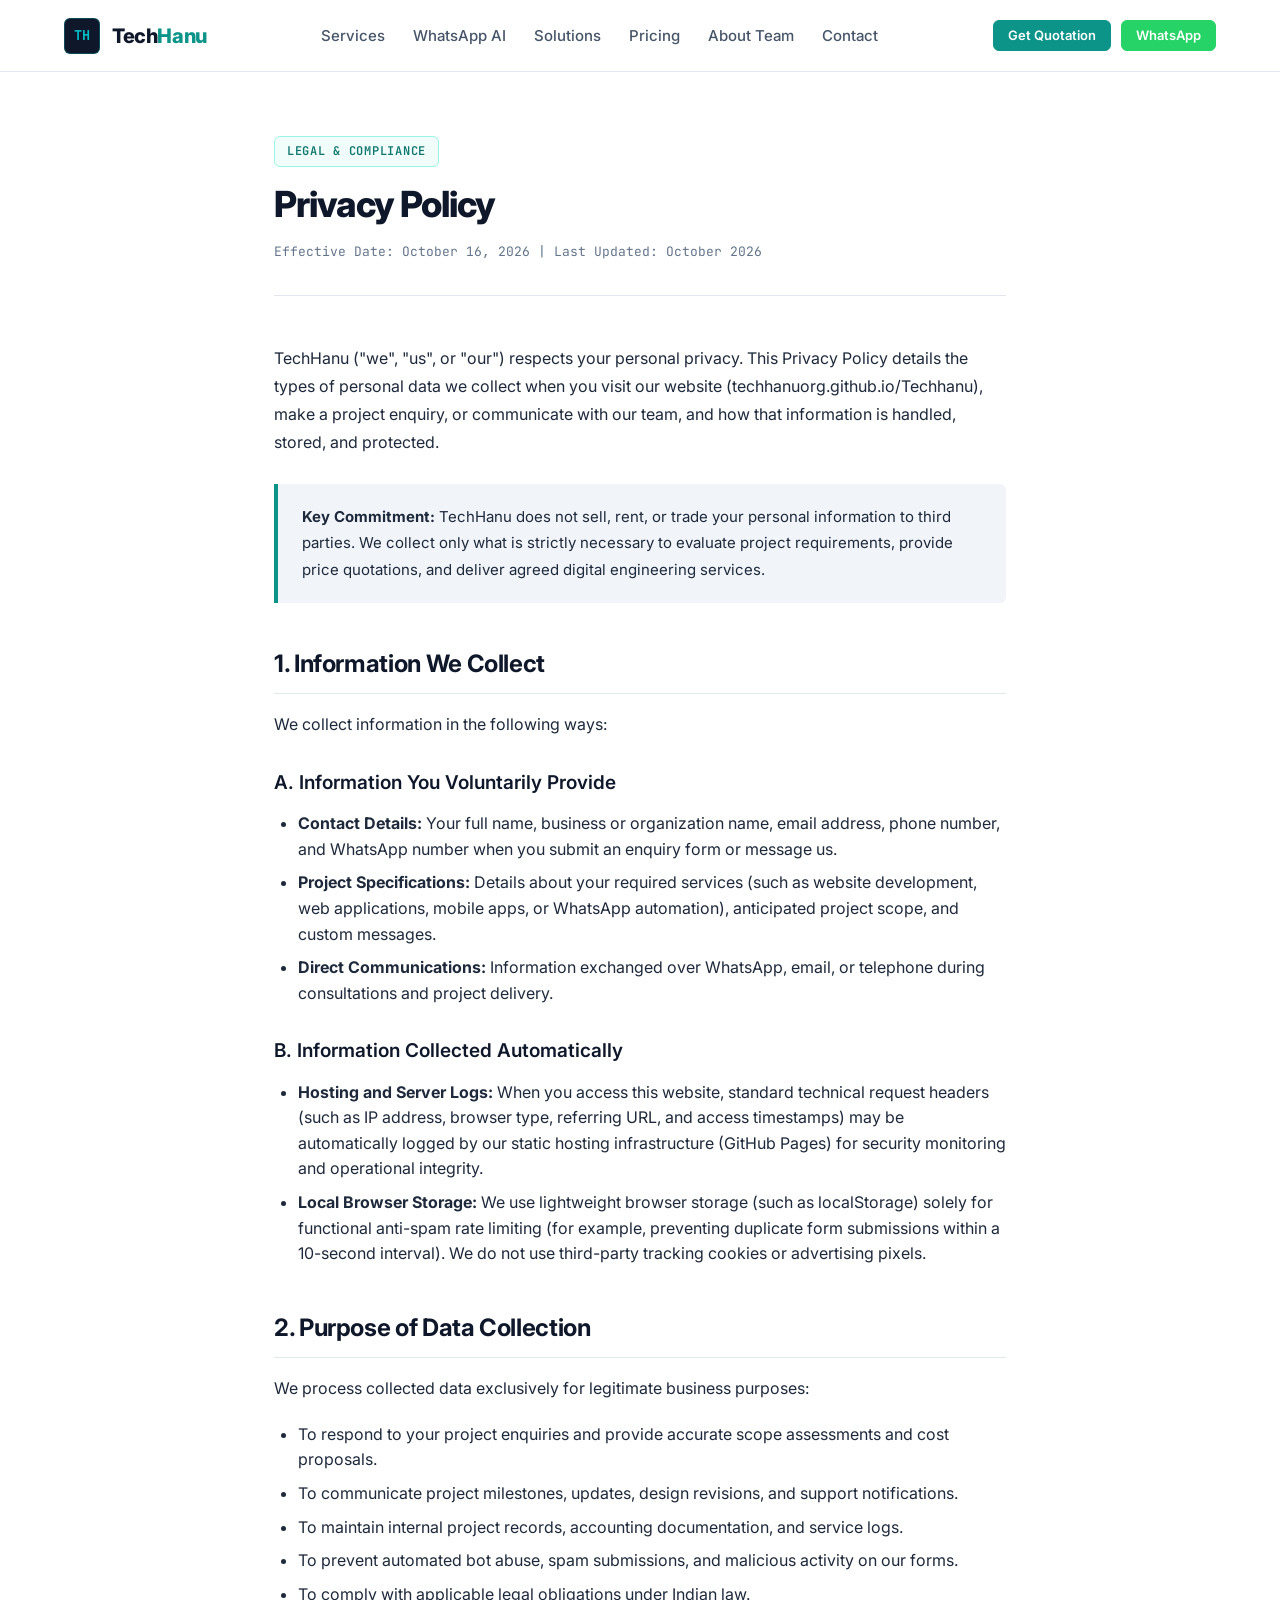
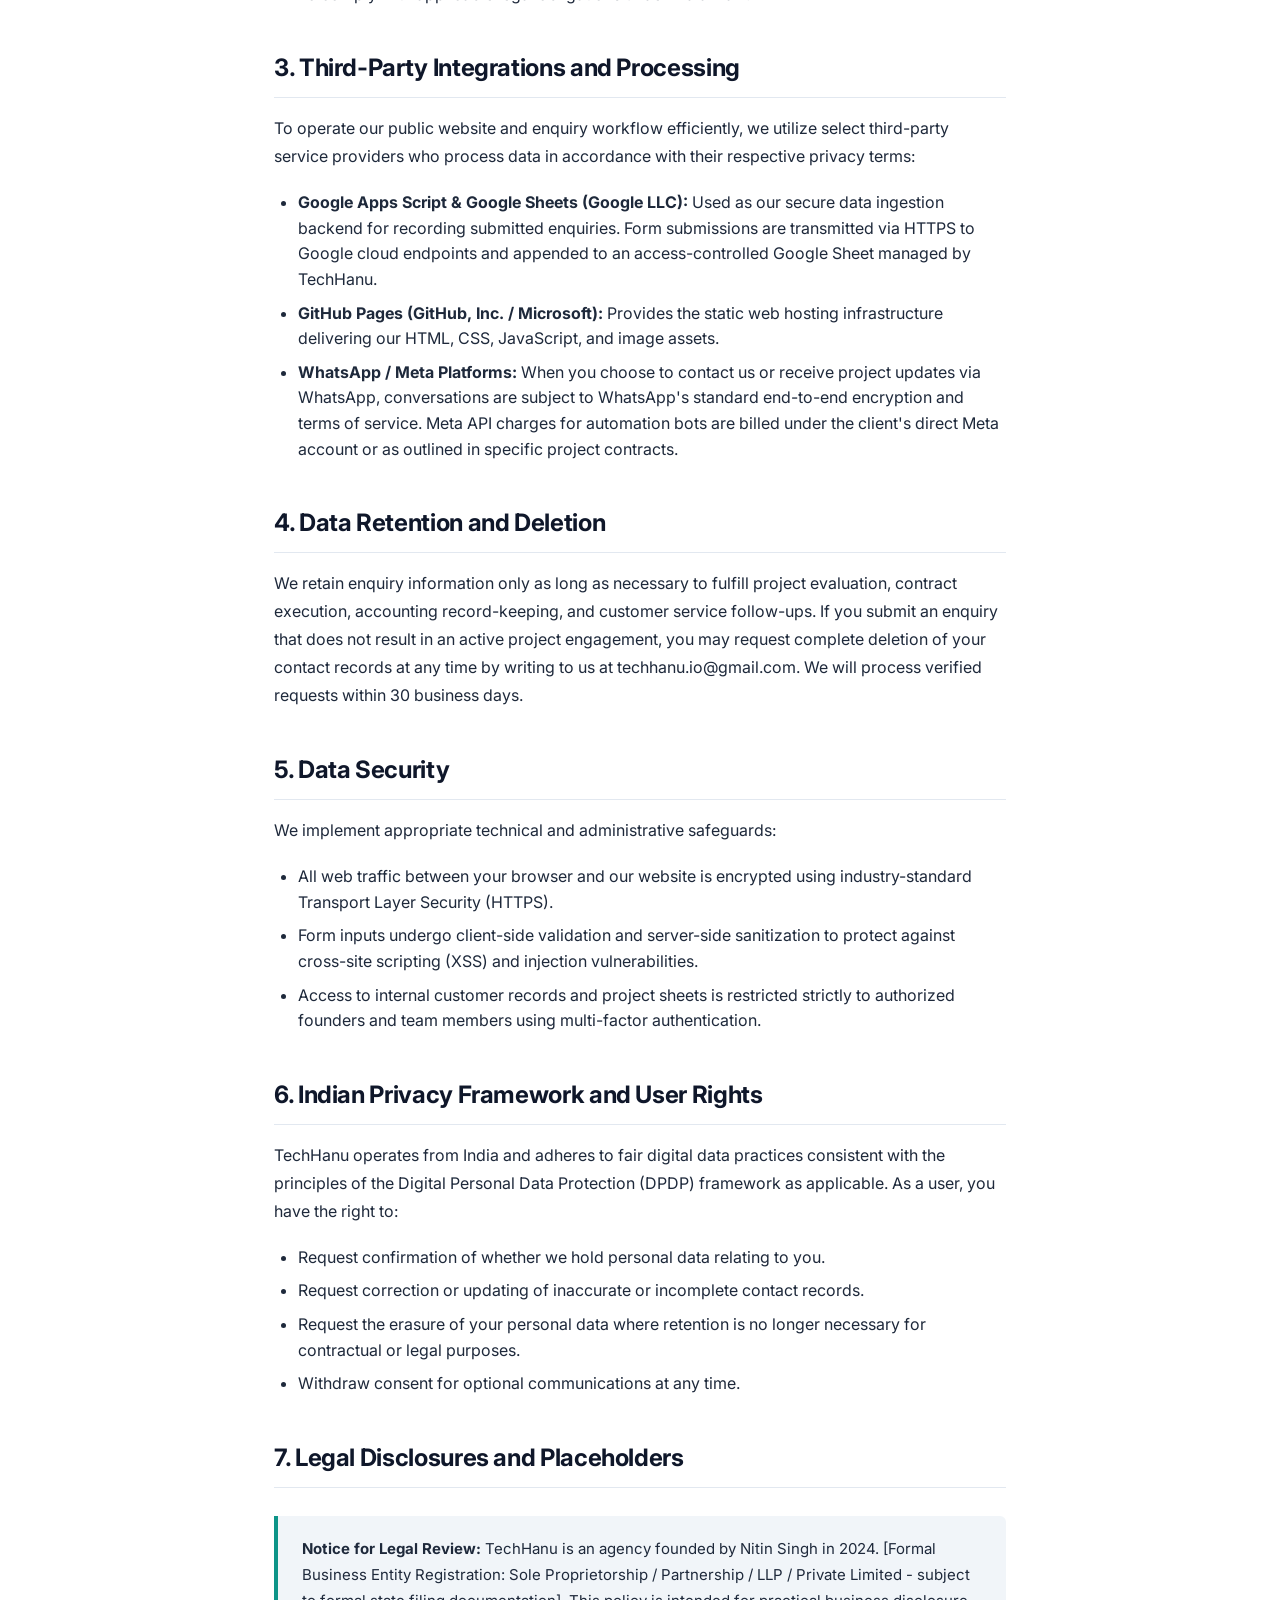
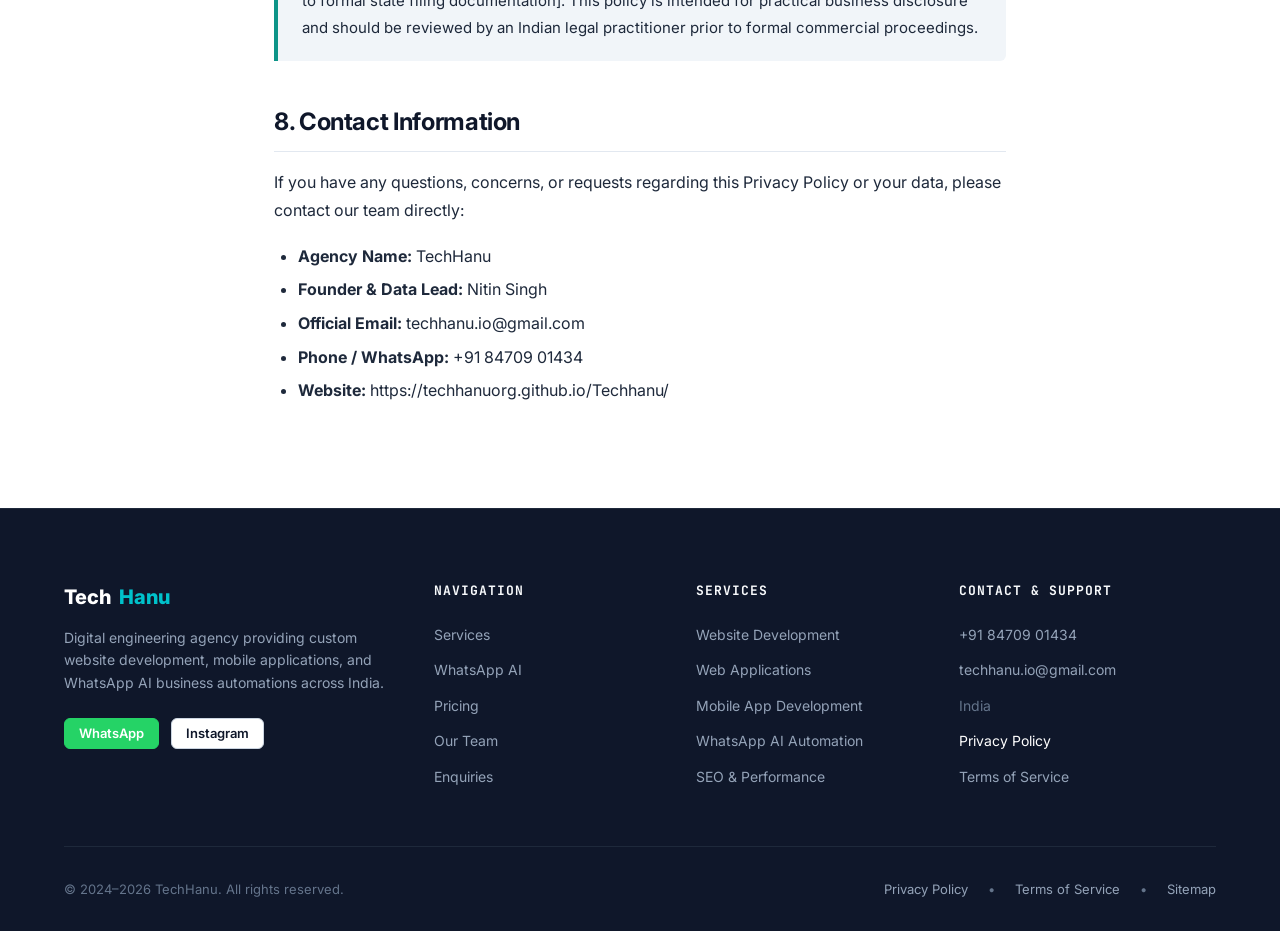
<file: privacy.html>
<!DOCTYPE html>
<html lang="en">
<head>
  <meta charset="UTF-8">
  <meta name="viewport" content="width=device-width, initial-scale=1.0">
  <title>Privacy Policy - TechHanu</title>
  <meta name="description" content="Privacy Policy for TechHanu. Learn how we collect, handle, and protect your information when you interact with our website and services.">
  <link rel="canonical" href="https://techhanuorg.github.io/Techhanu/privacy.html">
  <link rel="icon" type="image/png" sizes="32x32" href="favicon-32x32.png">
  <link rel="icon" type="image/png" sizes="16x16" href="favicon-16x16.png">
  <link rel="apple-touch-icon" href="apple-touch-icon.png">
  <link rel="manifest" href="site.webmanifest">
  <meta name="theme-color" content="#0d9488">
  <link rel="preconnect" href="https://fonts.googleapis.com">
  <link rel="preconnect" href="https://fonts.gstatic.com" crossorigin>
  <link href="https://fonts.googleapis.com/css2?family=Inter:wght@400;500;600;700;800&family=JetBrains+Mono:wght@500;600&display=swap" rel="stylesheet">
  <link rel="stylesheet" href="style.css">
</head>
<body>

  <!-- Site Header -->
  <header class="site-header">
    <div class="container header-inner">
      <a href="index.html" class="site-logo" aria-label="TechHanu Home">
        <div class="site-logo-icon">TH</div>
        <div>Tech<span>Hanu</span></div>
      </a>
      <nav class="site-nav" aria-label="Main Navigation">
        <ul class="nav-links" id="navLinks">
          <li><a href="index.html#services" class="nav-link">Services</a></li>
          <li><a href="index.html#whatsapp-ai" class="nav-link">WhatsApp AI</a></li>
          <li><a href="index.html#work" class="nav-link">Solutions</a></li>
          <li><a href="index.html#pricing" class="nav-link">Pricing</a></li>
          <li><a href="index.html#team" class="nav-link">About Team</a></li>
          <li><a href="index.html#contact" class="nav-link">Contact</a></li>
          <li class="mobile-menu-cta"><a href="index.html#contact" class="btn btn-primary" style="width: 100%;">Get Quotation</a></li>
        </ul>
      </nav>
      <div class="header-action-group">
        <a href="index.html#contact" class="btn btn-primary btn-sm btn-header-quote">Get Quotation</a>
        <a href="https://wa.me/918470901434?text=Hello%20TechHanu!%20I%20have%20an%20enquiry." target="_blank" rel="noopener" class="btn btn-wa btn-sm" aria-label="Chat on WhatsApp">WhatsApp</a>
        <button class="nav-toggle-btn" id="navToggleBtn" aria-label="Toggle navigation menu" aria-expanded="false" aria-controls="navLinks">
          <svg width="22" height="22" viewBox="0 0 24 24" fill="none" stroke="currentColor" stroke-width="2" stroke-linecap="round" stroke-linejoin="round">
            <line x1="3" y1="12" x2="21" y2="12"></line>
            <line x1="3" y1="6" x2="21" y2="6"></line>
            <line x1="3" y1="18" x2="21" y2="18"></line>
          </svg>
        </button>
      </div>
    </div>
  </header>

  <!-- Main Content -->
  <main class="legal-page">
    <div class="container container-narrow">
      <div class="legal-header">
        <span class="badge">Legal &amp; Compliance</span>
        <h1 class="section-title" style="margin-top: 1rem;">Privacy Policy</h1>
        <p class="legal-meta">Effective Date: October 16, 2026 | Last Updated: October 2026</p>
      </div>

      <div class="legal-content">
        <p>TechHanu ("we", "us", or "our") respects your personal privacy. This Privacy Policy details the types of personal data we collect when you visit our website (<a href="https://techhanuorg.github.io/Techhanu/">techhanuorg.github.io/Techhanu</a>), make a project enquiry, or communicate with our team, and how that information is handled, stored, and protected.</p>

        <div class="legal-callout">
          <strong>Key Commitment:</strong> TechHanu does not sell, rent, or trade your personal information to third parties. We collect only what is strictly necessary to evaluate project requirements, provide price quotations, and deliver agreed digital engineering services.
        </div>

        <h2>1. Information We Collect</h2>
        <p>We collect information in the following ways:</p>
        <h3>A. Information You Voluntarily Provide</h3>
        <ul>
          <li><strong>Contact Details:</strong> Your full name, business or organization name, email address, phone number, and WhatsApp number when you submit an enquiry form or message us.</li>
          <li><strong>Project Specifications:</strong> Details about your required services (such as website development, web applications, mobile apps, or WhatsApp automation), anticipated project scope, and custom messages.</li>
          <li><strong>Direct Communications:</strong> Information exchanged over WhatsApp, email, or telephone during consultations and project delivery.</li>
        </ul>

        <h3>B. Information Collected Automatically</h3>
        <ul>
          <li><strong>Hosting and Server Logs:</strong> When you access this website, standard technical request headers (such as IP address, browser type, referring URL, and access timestamps) may be automatically logged by our static hosting infrastructure (GitHub Pages) for security monitoring and operational integrity.</li>
          <li><strong>Local Browser Storage:</strong> We use lightweight browser storage (such as localStorage) solely for functional anti-spam rate limiting (for example, preventing duplicate form submissions within a 10-second interval). We do not use third-party tracking cookies or advertising pixels.</li>
        </ul>

        <h2>2. Purpose of Data Collection</h2>
        <p>We process collected data exclusively for legitimate business purposes:</p>
        <ul>
          <li>To respond to your project enquiries and provide accurate scope assessments and cost proposals.</li>
          <li>To communicate project milestones, updates, design revisions, and support notifications.</li>
          <li>To maintain internal project records, accounting documentation, and service logs.</li>
          <li>To prevent automated bot abuse, spam submissions, and malicious activity on our forms.</li>
          <li>To comply with applicable legal obligations under Indian law.</li>
        </ul>

        <h2>3. Third-Party Integrations and Processing</h2>
        <p>To operate our public website and enquiry workflow efficiently, we utilize select third-party service providers who process data in accordance with their respective privacy terms:</p>
        <ul>
          <li><strong>Google Apps Script &amp; Google Sheets (Google LLC):</strong> Used as our secure data ingestion backend for recording submitted enquiries. Form submissions are transmitted via HTTPS to Google cloud endpoints and appended to an access-controlled Google Sheet managed by TechHanu.</li>
          <li><strong>GitHub Pages (GitHub, Inc. / Microsoft):</strong> Provides the static web hosting infrastructure delivering our HTML, CSS, JavaScript, and image assets.</li>
          <li><strong>WhatsApp / Meta Platforms:</strong> When you choose to contact us or receive project updates via WhatsApp, conversations are subject to WhatsApp's standard end-to-end encryption and terms of service. Meta API charges for automation bots are billed under the client's direct Meta account or as outlined in specific project contracts.</li>
        </ul>

        <h2>4. Data Retention and Deletion</h2>
        <p>We retain enquiry information only as long as necessary to fulfill project evaluation, contract execution, accounting record-keeping, and customer service follow-ups. If you submit an enquiry that does not result in an active project engagement, you may request complete deletion of your contact records at any time by writing to us at <a href="mailto:techhanu.io@gmail.com">techhanu.io@gmail.com</a>. We will process verified requests within 30 business days.</p>

        <h2>5. Data Security</h2>
        <p>We implement appropriate technical and administrative safeguards:</p>
        <ul>
          <li>All web traffic between your browser and our website is encrypted using industry-standard Transport Layer Security (HTTPS).</li>
          <li>Form inputs undergo client-side validation and server-side sanitization to protect against cross-site scripting (XSS) and injection vulnerabilities.</li>
          <li>Access to internal customer records and project sheets is restricted strictly to authorized founders and team members using multi-factor authentication.</li>
        </ul>

        <h2>6. Indian Privacy Framework and User Rights</h2>
        <p>TechHanu operates from India and adheres to fair digital data practices consistent with the principles of the Digital Personal Data Protection (DPDP) framework as applicable. As a user, you have the right to:</p>
        <ul>
          <li>Request confirmation of whether we hold personal data relating to you.</li>
          <li>Request correction or updating of inaccurate or incomplete contact records.</li>
          <li>Request the erasure of your personal data where retention is no longer necessary for contractual or legal purposes.</li>
          <li>Withdraw consent for optional communications at any time.</li>
        </ul>

        <h2>7. Legal Disclosures and Placeholders</h2>
        <div class="legal-callout">
          <strong>Notice for Legal Review:</strong> TechHanu is an agency founded by Nitin Singh in 2024. [Formal Business Entity Registration: Sole Proprietorship / Partnership / LLP / Private Limited - subject to formal state filing documentation]. This policy is intended for practical business disclosure and should be reviewed by an Indian legal practitioner prior to formal commercial proceedings.
        </div>

        <h2>8. Contact Information</h2>
        <p>If you have any questions, concerns, or requests regarding this Privacy Policy or your data, please contact our team directly:</p>
        <ul>
          <li><strong>Agency Name:</strong> TechHanu</li>
          <li><strong>Founder &amp; Data Lead:</strong> Nitin Singh</li>
          <li><strong>Official Email:</strong> <a href="mailto:techhanu.io@gmail.com">techhanu.io@gmail.com</a></li>
          <li><strong>Phone / WhatsApp:</strong> +91 84709 01434</li>
          <li><strong>Website:</strong> <a href="https://techhanuorg.github.io/Techhanu/">https://techhanuorg.github.io/Techhanu/</a></li>
        </ul>
      </div>
    </div>
  </main>

  <!-- Site Footer -->
  <footer class="site-footer">
    <div class="container">
      <div class="footer-top">
        <div>
          <div class="footer-brand-name">Tech<span>Hanu</span></div>
          <p class="footer-brand-desc">Digital engineering agency providing custom website development, mobile applications, and WhatsApp AI business automations across India.</p>
          <div style="display: flex; gap: 0.75rem; align-items: center; margin-top: 1rem;">
            <a href="https://wa.me/918470901434" target="_blank" rel="noopener" class="btn btn-wa btn-sm">WhatsApp</a>
            <a href="https://www.instagram.com/techhanu.io" target="_blank" rel="noopener" class="btn btn-secondary btn-sm">Instagram</a>
          </div>
        </div>
        <div>
          <h3 class="footer-col-title">Navigation</h3>
          <ul class="footer-links">
            <li><a href="index.html#services" class="footer-link">Services</a></li>
            <li><a href="index.html#whatsapp-ai" class="footer-link">WhatsApp AI</a></li>
            <li><a href="index.html#pricing" class="footer-link">Pricing</a></li>
            <li><a href="index.html#team" class="footer-link">Our Team</a></li>
            <li><a href="index.html#contact" class="footer-link">Enquiries</a></li>
          </ul>
        </div>
        <div>
          <h3 class="footer-col-title">Services</h3>
          <ul class="footer-links">
            <li><a href="index.html#services" class="footer-link">Website Development</a></li>
            <li><a href="index.html#services" class="footer-link">Web Applications</a></li>
            <li><a href="index.html#services" class="footer-link">Mobile App Development</a></li>
            <li><a href="index.html#whatsapp-ai" class="footer-link">WhatsApp AI Automation</a></li>
            <li><a href="index.html#services" class="footer-link">SEO &amp; Performance</a></li>
          </ul>
        </div>
        <div>
          <h3 class="footer-col-title">Contact &amp; Support</h3>
          <ul class="footer-links">
            <li><a href="tel:+918470901434" class="footer-link">+91 84709 01434</a></li>
            <li><a href="mailto:techhanu.io@gmail.com" class="footer-link">techhanu.io@gmail.com</a></li>
            <li><span class="footer-link" style="color: #64748b;">India</span></li>
            <li><a href="privacy.html" class="footer-link" style="color: #ffffff;">Privacy Policy</a></li>
            <li><a href="terms.html" class="footer-link">Terms of Service</a></li>
          </ul>
        </div>
      </div>
      <div class="footer-bottom">
        <div>&copy; 2024&ndash;2026 TechHanu. All rights reserved.</div>
        <div class="footer-bottom-links">
          <a href="privacy.html">Privacy Policy</a>
          <span>&bull;</span>
          <a href="terms.html">Terms of Service</a>
          <span>&bull;</span>
          <a href="sitemap.xml">Sitemap</a>
        </div>
      </div>
    </div>
  </footer>

  <script src="main.js"></script>
</body>
</html>
</file>
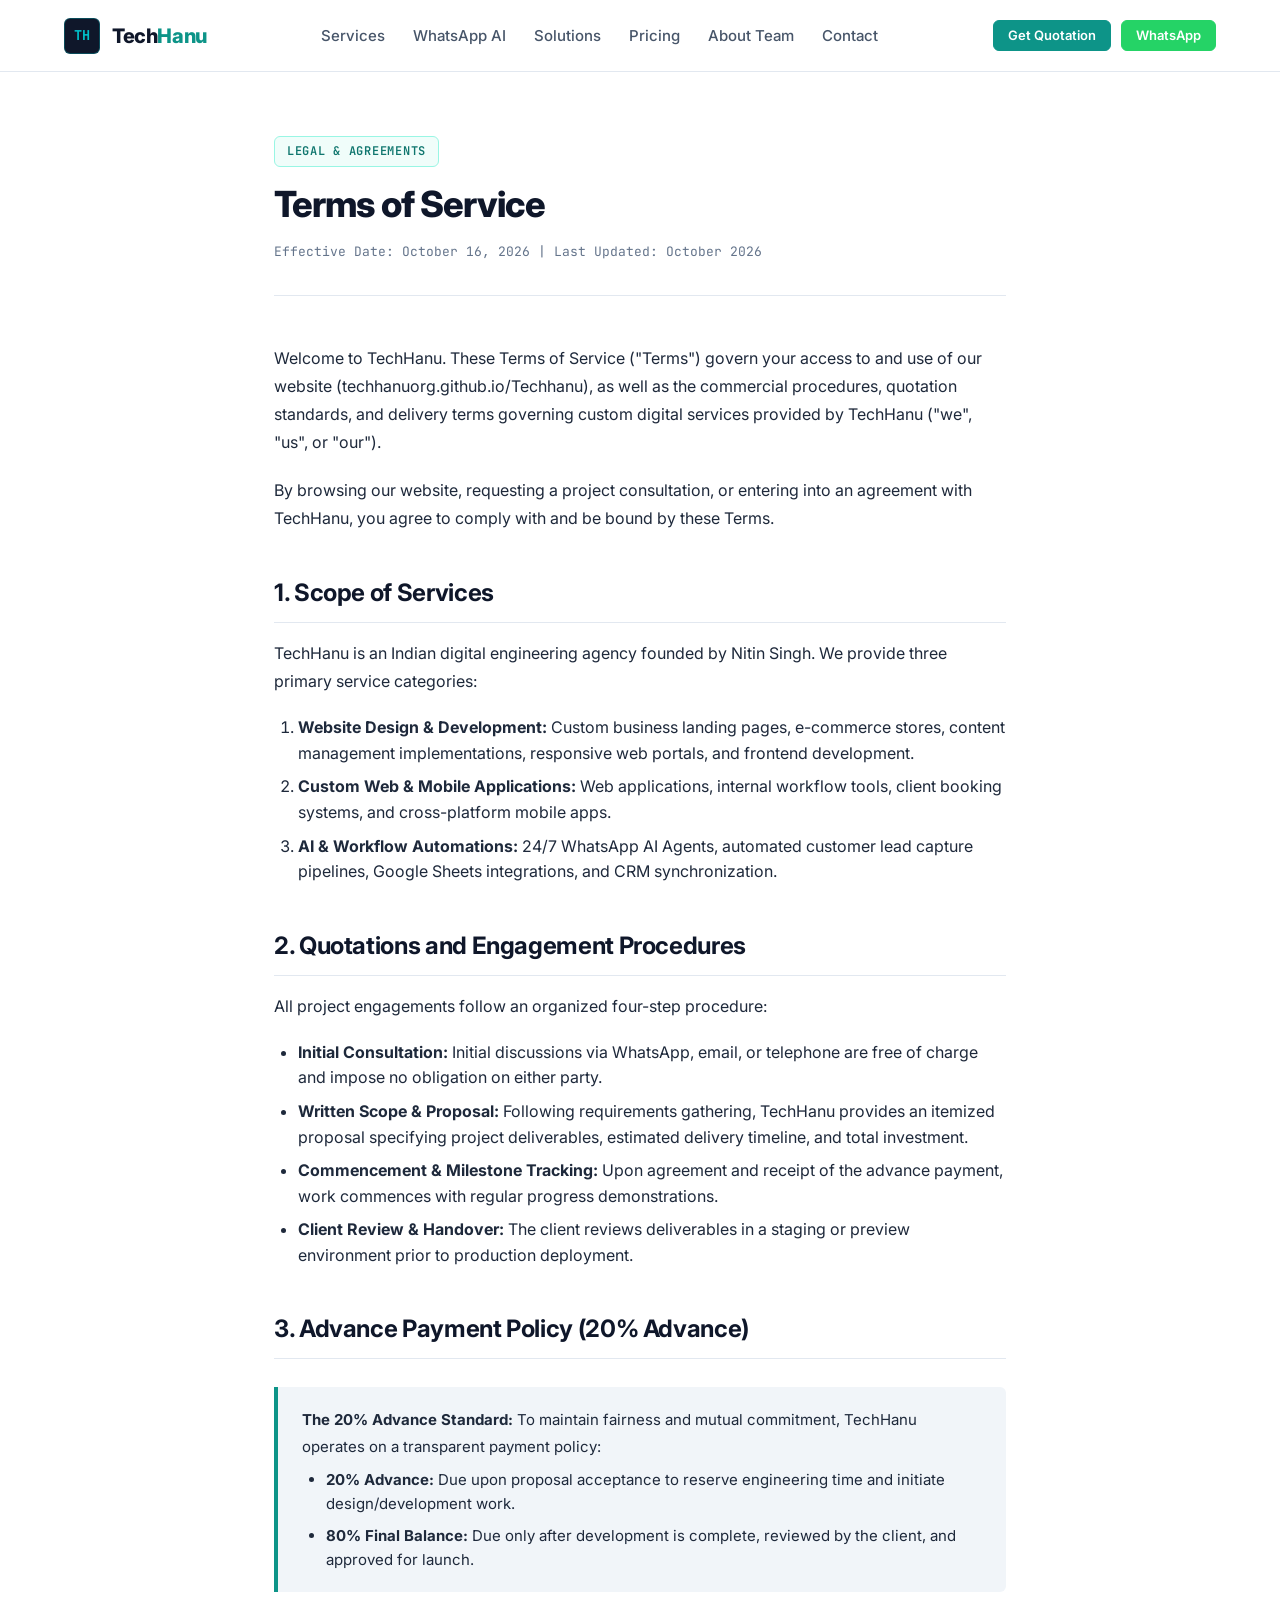
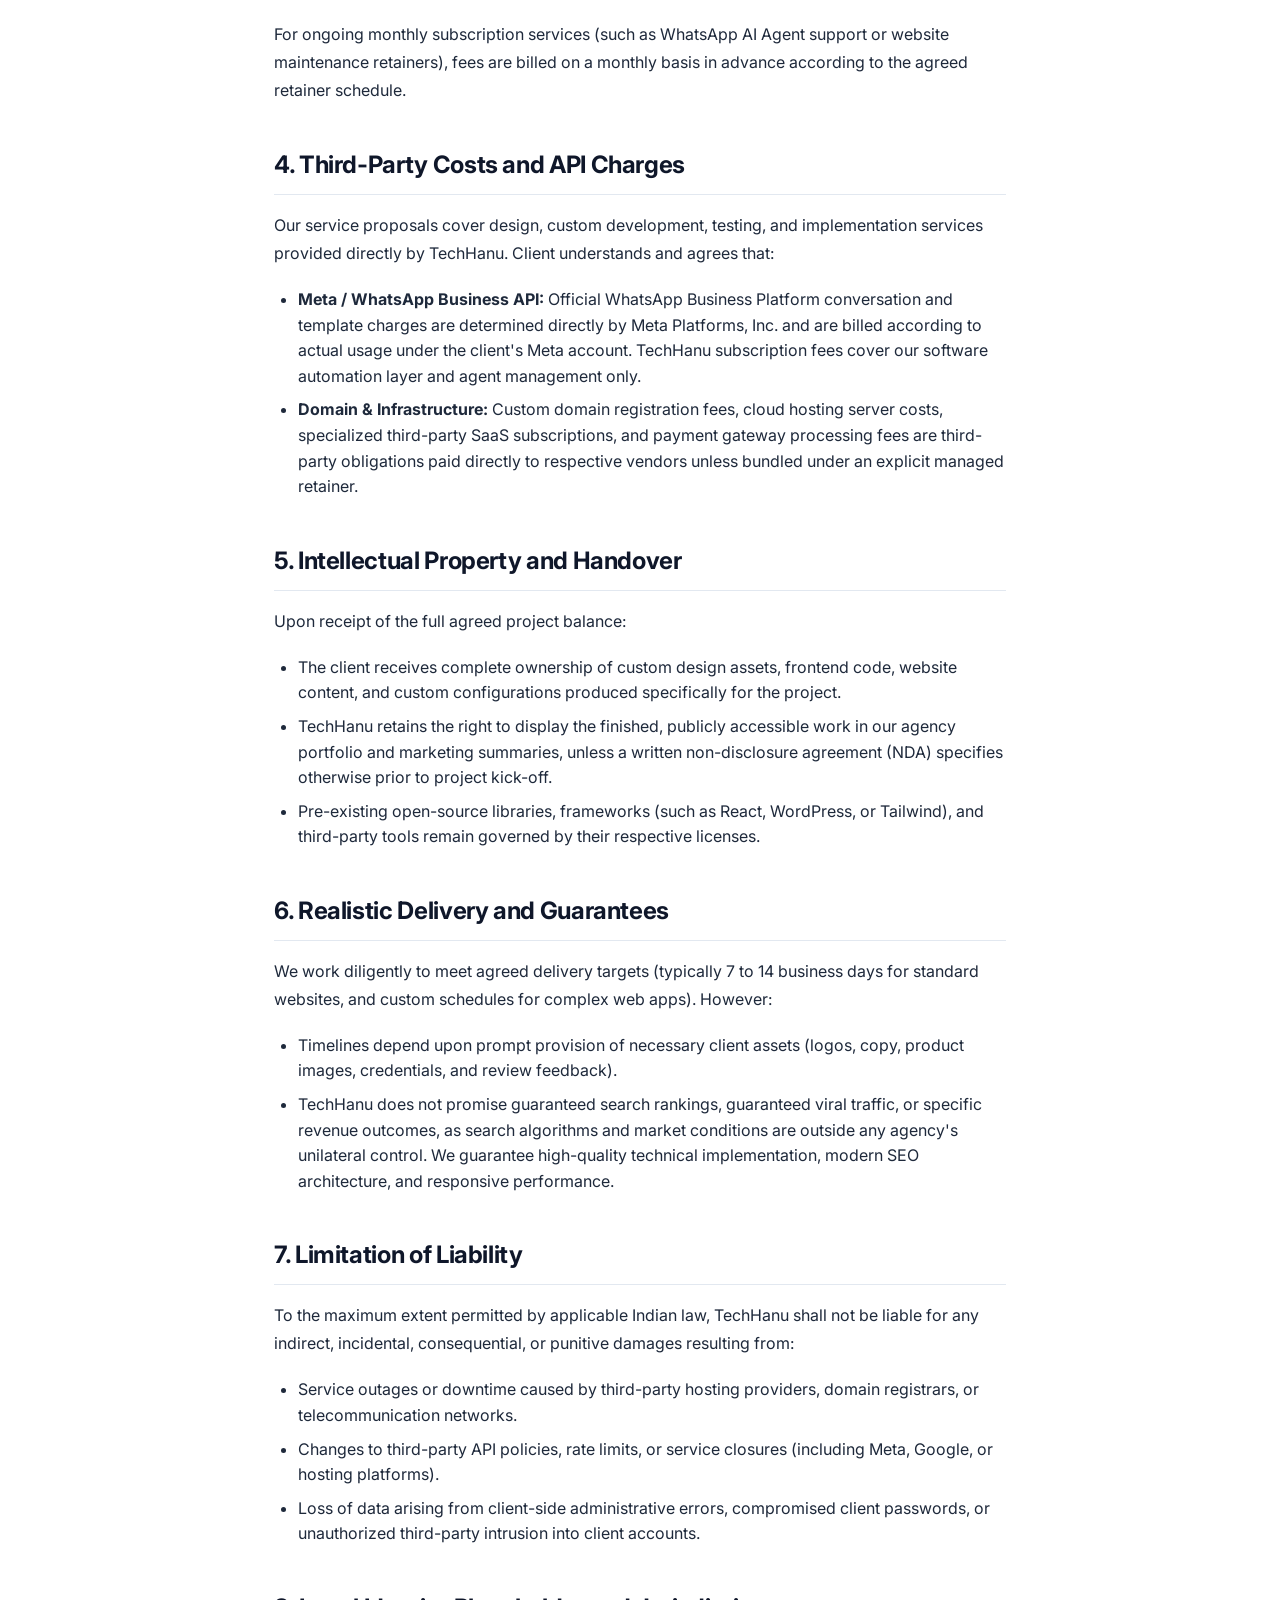
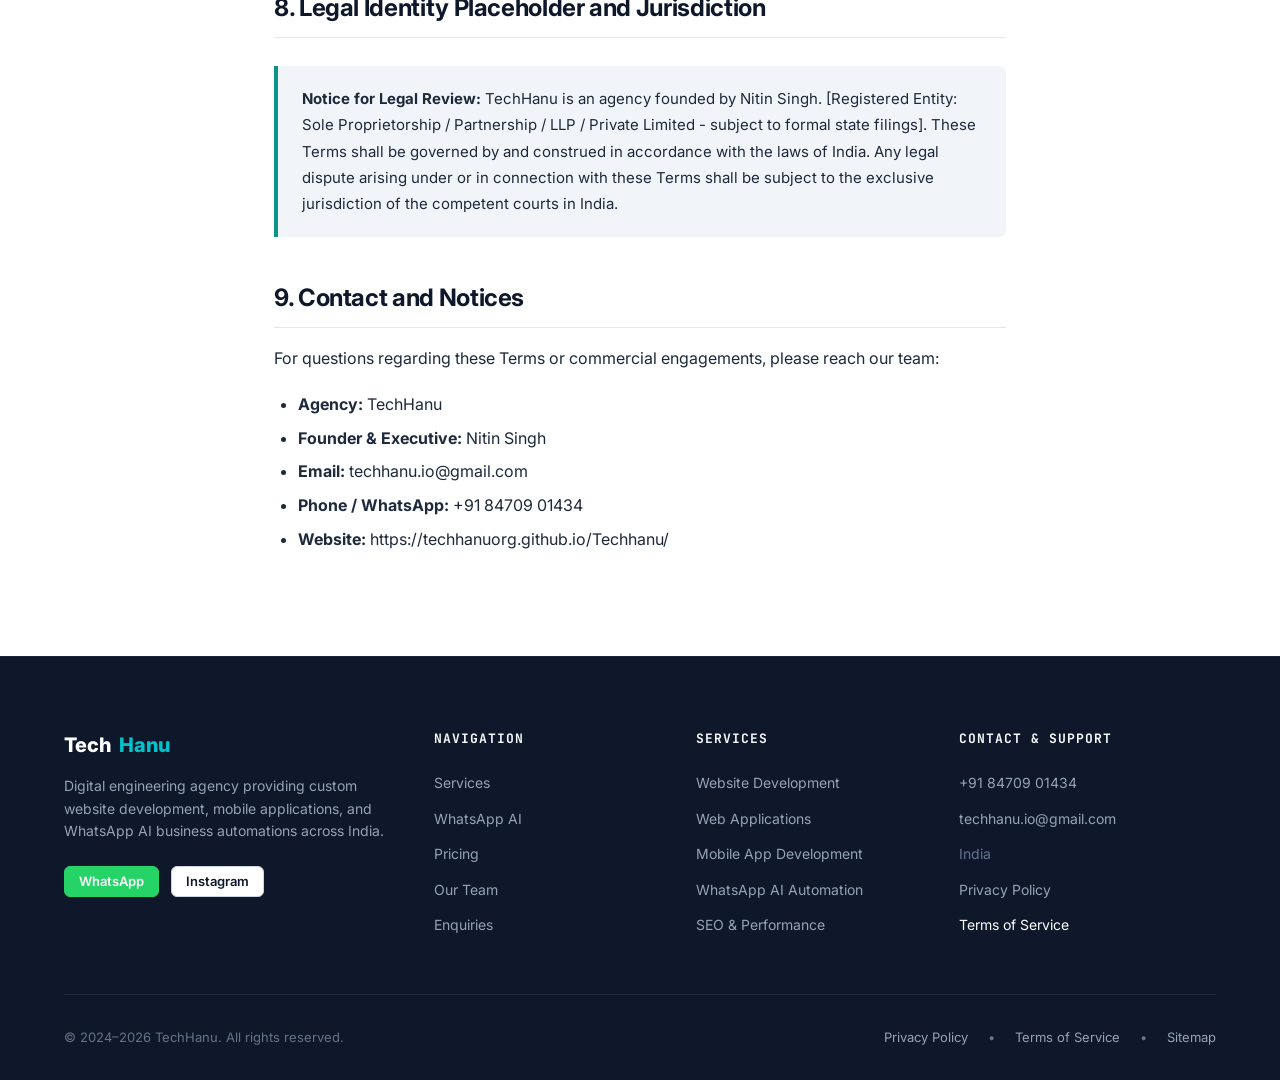
<file: terms.html>
<!DOCTYPE html>
<html lang="en">
<head>
  <meta charset="UTF-8">
  <meta name="viewport" content="width=device-width, initial-scale=1.0">
  <title>Terms of Service - TechHanu</title>
  <meta name="description" content="Terms of Service for TechHanu. Understand our website terms, quotation process, 20% advance payment policy, deliverables, and service scopes.">
  <link rel="canonical" href="https://techhanuorg.github.io/Techhanu/terms.html">
  <link rel="icon" type="image/png" sizes="32x32" href="favicon-32x32.png">
  <link rel="icon" type="image/png" sizes="16x16" href="favicon-16x16.png">
  <link rel="apple-touch-icon" href="apple-touch-icon.png">
  <link rel="manifest" href="site.webmanifest">
  <meta name="theme-color" content="#0d9488">
  <link rel="preconnect" href="https://fonts.googleapis.com">
  <link rel="preconnect" href="https://fonts.gstatic.com" crossorigin>
  <link href="https://fonts.googleapis.com/css2?family=Inter:wght@400;500;600;700;800&family=JetBrains+Mono:wght@500;600&display=swap" rel="stylesheet">
  <link rel="stylesheet" href="style.css">
</head>
<body>

  <!-- Site Header -->
  <header class="site-header">
    <div class="container header-inner">
      <a href="index.html" class="site-logo" aria-label="TechHanu Home">
        <div class="site-logo-icon">TH</div>
        <div>Tech<span>Hanu</span></div>
      </a>
      <nav class="site-nav" aria-label="Main Navigation">
        <ul class="nav-links" id="navLinks">
          <li><a href="index.html#services" class="nav-link">Services</a></li>
          <li><a href="index.html#whatsapp-ai" class="nav-link">WhatsApp AI</a></li>
          <li><a href="index.html#work" class="nav-link">Solutions</a></li>
          <li><a href="index.html#pricing" class="nav-link">Pricing</a></li>
          <li><a href="index.html#team" class="nav-link">About Team</a></li>
          <li><a href="index.html#contact" class="nav-link">Contact</a></li>
          <li class="mobile-menu-cta"><a href="index.html#contact" class="btn btn-primary" style="width: 100%;">Get Quotation</a></li>
        </ul>
      </nav>
      <div class="header-action-group">
        <a href="index.html#contact" class="btn btn-primary btn-sm btn-header-quote">Get Quotation</a>
        <a href="https://wa.me/918470901434?text=Hello%20TechHanu!%20I%20have%20an%20enquiry." target="_blank" rel="noopener" class="btn btn-wa btn-sm" aria-label="Chat on WhatsApp">WhatsApp</a>
        <button class="nav-toggle-btn" id="navToggleBtn" aria-label="Toggle navigation menu" aria-expanded="false" aria-controls="navLinks">
          <svg width="22" height="22" viewBox="0 0 24 24" fill="none" stroke="currentColor" stroke-width="2" stroke-linecap="round" stroke-linejoin="round">
            <line x1="3" y1="12" x2="21" y2="12"></line>
            <line x1="3" y1="6" x2="21" y2="6"></line>
            <line x1="3" y1="18" x2="21" y2="18"></line>
          </svg>
        </button>
      </div>
    </div>
  </header>

  <!-- Main Content -->
  <main class="legal-page">
    <div class="container container-narrow">
      <div class="legal-header">
        <span class="badge">Legal &amp; Agreements</span>
        <h1 class="section-title" style="margin-top: 1rem;">Terms of Service</h1>
        <p class="legal-meta">Effective Date: October 16, 2026 | Last Updated: October 2026</p>
      </div>

      <div class="legal-content">
        <p>Welcome to TechHanu. These Terms of Service ("Terms") govern your access to and use of our website (<a href="https://techhanuorg.github.io/Techhanu/">techhanuorg.github.io/Techhanu</a>), as well as the commercial procedures, quotation standards, and delivery terms governing custom digital services provided by TechHanu ("we", "us", or "our").</p>

        <p>By browsing our website, requesting a project consultation, or entering into an agreement with TechHanu, you agree to comply with and be bound by these Terms.</p>

        <h2>1. Scope of Services</h2>
        <p>TechHanu is an Indian digital engineering agency founded by Nitin Singh. We provide three primary service categories:</p>
        <ol>
          <li><strong>Website Design &amp; Development:</strong> Custom business landing pages, e-commerce stores, content management implementations, responsive web portals, and frontend development.</li>
          <li><strong>Custom Web &amp; Mobile Applications:</strong> Web applications, internal workflow tools, client booking systems, and cross-platform mobile apps.</li>
          <li><strong>AI &amp; Workflow Automations:</strong> 24/7 WhatsApp AI Agents, automated customer lead capture pipelines, Google Sheets integrations, and CRM synchronization.</li>
        </ol>

        <h2>2. Quotations and Engagement Procedures</h2>
        <p>All project engagements follow an organized four-step procedure:</p>
        <ul>
          <li><strong>Initial Consultation:</strong> Initial discussions via WhatsApp, email, or telephone are free of charge and impose no obligation on either party.</li>
          <li><strong>Written Scope &amp; Proposal:</strong> Following requirements gathering, TechHanu provides an itemized proposal specifying project deliverables, estimated delivery timeline, and total investment.</li>
          <li><strong>Commencement &amp; Milestone Tracking:</strong> Upon agreement and receipt of the advance payment, work commences with regular progress demonstrations.</li>
          <li><strong>Client Review &amp; Handover:</strong> The client reviews deliverables in a staging or preview environment prior to production deployment.</li>
        </ul>

        <h2>3. Advance Payment Policy (20% Advance)</h2>
        <div class="legal-callout">
          <strong>The 20% Advance Standard:</strong> To maintain fairness and mutual commitment, TechHanu operates on a transparent payment policy:
          <ul style="margin-top: 0.5rem; margin-bottom: 0;">
            <li><strong>20% Advance:</strong> Due upon proposal acceptance to reserve engineering time and initiate design/development work.</li>
            <li><strong>80% Final Balance:</strong> Due only after development is complete, reviewed by the client, and approved for launch.</li>
          </ul>
        </div>
        <p>For ongoing monthly subscription services (such as WhatsApp AI Agent support or website maintenance retainers), fees are billed on a monthly basis in advance according to the agreed retainer schedule.</p>

        <h2>4. Third-Party Costs and API Charges</h2>
        <p>Our service proposals cover design, custom development, testing, and implementation services provided directly by TechHanu. Client understands and agrees that:</p>
        <ul>
          <li><strong>Meta / WhatsApp Business API:</strong> Official WhatsApp Business Platform conversation and template charges are determined directly by Meta Platforms, Inc. and are billed according to actual usage under the client's Meta account. TechHanu subscription fees cover our software automation layer and agent management only.</li>
          <li><strong>Domain &amp; Infrastructure:</strong> Custom domain registration fees, cloud hosting server costs, specialized third-party SaaS subscriptions, and payment gateway processing fees are third-party obligations paid directly to respective vendors unless bundled under an explicit managed retainer.</li>
        </ul>

        <h2>5. Intellectual Property and Handover</h2>
        <p>Upon receipt of the full agreed project balance:</p>
        <ul>
          <li>The client receives complete ownership of custom design assets, frontend code, website content, and custom configurations produced specifically for the project.</li>
          <li>TechHanu retains the right to display the finished, publicly accessible work in our agency portfolio and marketing summaries, unless a written non-disclosure agreement (NDA) specifies otherwise prior to project kick-off.</li>
          <li>Pre-existing open-source libraries, frameworks (such as React, WordPress, or Tailwind), and third-party tools remain governed by their respective licenses.</li>
        </ul>

        <h2>6. Realistic Delivery and Guarantees</h2>
        <p>We work diligently to meet agreed delivery targets (typically 7 to 14 business days for standard websites, and custom schedules for complex web apps). However:</p>
        <ul>
          <li>Timelines depend upon prompt provision of necessary client assets (logos, copy, product images, credentials, and review feedback).</li>
          <li>TechHanu does not promise guaranteed search rankings, guaranteed viral traffic, or specific revenue outcomes, as search algorithms and market conditions are outside any agency's unilateral control. We guarantee high-quality technical implementation, modern SEO architecture, and responsive performance.</li>
        </ul>

        <h2>7. Limitation of Liability</h2>
        <p>To the maximum extent permitted by applicable Indian law, TechHanu shall not be liable for any indirect, incidental, consequential, or punitive damages resulting from:</p>
        <ul>
          <li>Service outages or downtime caused by third-party hosting providers, domain registrars, or telecommunication networks.</li>
          <li>Changes to third-party API policies, rate limits, or service closures (including Meta, Google, or hosting platforms).</li>
          <li>Loss of data arising from client-side administrative errors, compromised client passwords, or unauthorized third-party intrusion into client accounts.</li>
        </ul>

        <h2>8. Legal Identity Placeholder and Jurisdiction</h2>
        <div class="legal-callout">
          <strong>Notice for Legal Review:</strong> TechHanu is an agency founded by Nitin Singh. [Registered Entity: Sole Proprietorship / Partnership / LLP / Private Limited - subject to formal state filings]. These Terms shall be governed by and construed in accordance with the laws of India. Any legal dispute arising under or in connection with these Terms shall be subject to the exclusive jurisdiction of the competent courts in India.
        </div>

        <h2>9. Contact and Notices</h2>
        <p>For questions regarding these Terms or commercial engagements, please reach our team:</p>
        <ul>
          <li><strong>Agency:</strong> TechHanu</li>
          <li><strong>Founder &amp; Executive:</strong> Nitin Singh</li>
          <li><strong>Email:</strong> <a href="mailto:techhanu.io@gmail.com">techhanu.io@gmail.com</a></li>
          <li><strong>Phone / WhatsApp:</strong> +91 84709 01434</li>
          <li><strong>Website:</strong> <a href="https://techhanuorg.github.io/Techhanu/">https://techhanuorg.github.io/Techhanu/</a></li>
        </ul>
      </div>
    </div>
  </main>

  <!-- Site Footer -->
  <footer class="site-footer">
    <div class="container">
      <div class="footer-top">
        <div>
          <div class="footer-brand-name">Tech<span>Hanu</span></div>
          <p class="footer-brand-desc">Digital engineering agency providing custom website development, mobile applications, and WhatsApp AI business automations across India.</p>
          <div style="display: flex; gap: 0.75rem; align-items: center; margin-top: 1rem;">
            <a href="https://wa.me/918470901434" target="_blank" rel="noopener" class="btn btn-wa btn-sm">WhatsApp</a>
            <a href="https://www.instagram.com/techhanu.io" target="_blank" rel="noopener" class="btn btn-secondary btn-sm">Instagram</a>
          </div>
        </div>
        <div>
          <h3 class="footer-col-title">Navigation</h3>
          <ul class="footer-links">
            <li><a href="index.html#services" class="footer-link">Services</a></li>
            <li><a href="index.html#whatsapp-ai" class="footer-link">WhatsApp AI</a></li>
            <li><a href="index.html#pricing" class="footer-link">Pricing</a></li>
            <li><a href="index.html#team" class="footer-link">Our Team</a></li>
            <li><a href="index.html#contact" class="footer-link">Enquiries</a></li>
          </ul>
        </div>
        <div>
          <h3 class="footer-col-title">Services</h3>
          <ul class="footer-links">
            <li><a href="index.html#services" class="footer-link">Website Development</a></li>
            <li><a href="index.html#services" class="footer-link">Web Applications</a></li>
            <li><a href="index.html#services" class="footer-link">Mobile App Development</a></li>
            <li><a href="index.html#whatsapp-ai" class="footer-link">WhatsApp AI Automation</a></li>
            <li><a href="index.html#services" class="footer-link">SEO &amp; Performance</a></li>
          </ul>
        </div>
        <div>
          <h3 class="footer-col-title">Contact &amp; Support</h3>
          <ul class="footer-links">
            <li><a href="tel:+918470901434" class="footer-link">+91 84709 01434</a></li>
            <li><a href="mailto:techhanu.io@gmail.com" class="footer-link">techhanu.io@gmail.com</a></li>
            <li><span class="footer-link" style="color: #64748b;">India</span></li>
            <li><a href="privacy.html" class="footer-link">Privacy Policy</a></li>
            <li><a href="terms.html" class="footer-link" style="color: #ffffff;">Terms of Service</a></li>
          </ul>
        </div>
      </div>
      <div class="footer-bottom">
        <div>&copy; 2024&ndash;2026 TechHanu. All rights reserved.</div>
        <div class="footer-bottom-links">
          <a href="privacy.html">Privacy Policy</a>
          <span>&bull;</span>
          <a href="terms.html">Terms of Service</a>
          <span>&bull;</span>
          <a href="sitemap.xml">Sitemap</a>
        </div>
      </div>
    </div>
  </footer>

  <script src="main.js"></script>
</body>
</html>
</file>
<file: style.css>
/* ==========================================================================
   TechHanu - Professional Agency Theme Stylesheet
   Design Philosophy: Clean, editorial WordPress agency aesthetic.
   Crisp white and warm surfaces, dark charcoal typography, restrained teal accent.
   ========================================================================== */

:root {
  --color-bg: #ffffff;
  --color-surface-subtle: #f8fafc;
  --color-surface-card: #ffffff;
  --color-surface-tint: #f1f5f9;
  --color-text-main: #0f172a;
  --color-text-muted: #475569;
  --color-text-subtle: #64748b;
  --color-border: #e2e8f0;
  --color-border-hover: #cbd5e1;
  --color-primary: #0d9488;
  --color-primary-dark: #0f766e;
  --color-primary-light: #f0fdfa;
  --color-primary-border: #99f6e4;
  --color-wa: #25d366;
  --color-wa-dark: #1da851;
  --color-wa-light: #f0fdf4;
  --color-danger: #dc2626;
  --color-danger-light: #fef2f2;
  --color-danger-border: #fecaca;

  --font-sans: 'Inter', -apple-system, BlinkMacSystemFont, 'Segoe UI', Roboto, Helvetica, Arial, sans-serif;
  --font-mono: 'JetBrains Mono', ui-monospace, SFMono-Regular, Menlo, Monaco, Consolas, monospace;

  --shadow-sm: 0 1px 2px 0 rgba(15, 23, 42, 0.05);
  --shadow-card: 0 4px 6px -1px rgba(15, 23, 42, 0.06), 0 2px 4px -2px rgba(15, 23, 42, 0.04);
  --shadow-hover: 0 14px 28px -4px rgba(15, 23, 42, 0.08), 0 8px 10px -6px rgba(15, 23, 42, 0.04);
  --shadow-modal: 0 25px 50px -12px rgba(15, 23, 42, 0.18);

  --radius-sm: 6px;
  --radius-md: 10px;
  --radius-lg: 16px;
  --radius-full: 9999px;

  --max-w-main: 1200px;
  --max-w-text: 780px;
  --header-height: 72px;
}

/* Reset and base */
*, *::before, *::after {
  box-sizing: border-box;
  margin: 0;
  padding: 0;
}

html {
  font-family: var(--font-sans);
  color: var(--color-text-main);
  background-color: var(--color-bg);
  scroll-behavior: smooth;
  scroll-padding-top: calc(var(--header-height) + 16px);
  -webkit-text-size-adjust: 100%;
  overflow-x: hidden;
  width: 100%;
}

@media (prefers-reduced-motion: reduce) {
  html {
    scroll-behavior: auto;
  }
  *, *::before, *::after {
    animation-duration: 0.01ms !important;
    animation-iteration-count: 1 !important;
    transition-duration: 0.01ms !important;
    scroll-behavior: auto !important;
  }
}

body {
  font-family: var(--font-sans);
  font-size: 1rem;
  line-height: 1.6;
  color: var(--color-text-main);
  background-color: var(--color-bg);
  min-height: 100vh;
  display: flex;
  flex-direction: column;
  overflow-x: hidden;
  width: 100%;
}

img, svg {
  display: block;
  max-width: 100%;
}

a {
  color: inherit;
  text-decoration: none;
}

/* Accessibility focus ring */
:focus-visible {
  outline: 2px solid var(--color-primary);
  outline-offset: 3px;
}

/* Container */
.container {
  width: 100%;
  max-width: var(--max-w-main);
  margin-left: auto;
  margin-right: auto;
  padding-left: 1.5rem;
  padding-right: 1.5rem;
}

.container-narrow {
  max-width: var(--max-w-text);
  margin-left: auto;
  margin-right: auto;
}

/* Header & Navigation */
.site-header {
  position: sticky;
  top: 0;
  z-index: 1000;
  background-color: rgba(255, 255, 255, 0.96);
  backdrop-filter: blur(12px);
  -webkit-backdrop-filter: blur(12px);
  border-bottom: 1px solid var(--color-border);
  height: var(--header-height);
  display: flex;
  align-items: center;
}

.header-inner {
  display: flex;
  align-items: center;
  justify-content: space-between;
  width: 100%;
  gap: 1rem;
}

.site-logo {
  display: flex;
  align-items: center;
  gap: 0.75rem;
  font-weight: 800;
  font-size: 1.25rem;
  letter-spacing: -0.02em;
  color: var(--color-text-main);
  flex-shrink: 0;
}

.site-logo-icon {
  width: 36px;
  height: 36px;
  border-radius: var(--radius-sm);
  background-color: var(--color-text-main);
  color: #00c2cb;
  display: flex;
  align-items: center;
  justify-content: center;
  font-family: var(--font-mono);
  font-size: 0.85rem;
  font-weight: 700;
  border: 1px solid rgba(0, 194, 203, 0.3);
}

.site-logo span {
  color: var(--color-primary);
}

.site-nav {
  display: flex;
  align-items: center;
}

.nav-links {
  display: flex;
  align-items: center;
  gap: 1.75rem;
  list-style: none;
}

.nav-link {
  font-size: 0.9375rem;
  font-weight: 500;
  color: var(--color-text-muted);
  transition: color 0.15s ease;
  padding: 0.35rem 0;
}

.nav-link:hover {
  color: var(--color-primary);
}

.mobile-menu-cta {
  display: none;
}

.header-action-group {
  display: flex;
  align-items: center;
  gap: 0.625rem;
  flex-shrink: 0;
}

.nav-toggle-btn {
  display: none;
  background: transparent;
  border: 1px solid var(--color-border);
  border-radius: var(--radius-sm);
  padding: 0.45rem;
  cursor: pointer;
  color: var(--color-text-main);
  align-items: center;
  justify-content: center;
  min-width: 38px;
  min-height: 38px;
}

/* Buttons */
.btn {
  display: inline-flex;
  align-items: center;
  justify-content: center;
  gap: 0.5rem;
  font-size: 0.9375rem;
  font-weight: 600;
  line-height: 1;
  padding: 0.75rem 1.375rem;
  border-radius: var(--radius-sm);
  border: 1px solid transparent;
  cursor: pointer;
  transition: all 0.15s ease;
  white-space: nowrap;
}

.btn-primary {
  background-color: var(--color-primary);
  color: #ffffff;
  border-color: var(--color-primary);
}

.btn-primary:hover {
  background-color: var(--color-primary-dark);
  border-color: var(--color-primary-dark);
}

.btn-secondary {
  background-color: #ffffff;
  color: var(--color-text-main);
  border-color: var(--color-border-hover);
}

.btn-secondary:hover {
  border-color: var(--color-primary);
  color: var(--color-primary);
  background-color: var(--color-primary-light);
}

.btn-wa {
  background-color: var(--color-wa);
  color: #ffffff;
  border-color: var(--color-wa);
}

.btn-wa:hover {
  background-color: var(--color-wa-dark);
  border-color: var(--color-wa-dark);
}

.btn-sm {
  padding: 0.5rem 0.875rem;
  font-size: 0.8125rem;
}

.btn-lg {
  padding: 0.875rem 1.75rem;
  font-size: 1rem;
}

/* Badges and Tags */
.badge {
  display: inline-flex;
  align-items: center;
  gap: 0.375rem;
  font-size: 0.75rem;
  font-weight: 600;
  text-transform: uppercase;
  letter-spacing: 0.06em;
  padding: 0.3125rem 0.75rem;
  border-radius: var(--radius-sm);
  background-color: var(--color-primary-light);
  color: var(--color-primary-dark);
  border: 1px solid var(--color-primary-border);
  font-family: var(--font-mono);
}

.badge-neutral {
  background-color: var(--color-surface-tint);
  color: var(--color-text-muted);
  border-color: var(--color-border);
}

/* Sections */
.section {
  padding-top: 5rem;
  padding-bottom: 5rem;
}

.section-alt {
  background-color: var(--color-surface-subtle);
  border-top: 1px solid var(--color-border);
  border-bottom: 1px solid var(--color-border);
}

.section-header {
  text-align: center;
  max-width: 680px;
  margin: 0 auto 3.5rem;
}

.section-header.text-left {
  text-align: left;
  margin-left: 0;
}

.section-title {
  font-size: 2.25rem;
  font-weight: 800;
  line-height: 1.2;
  letter-spacing: -0.025em;
  color: var(--color-text-main);
  margin-top: 0.75rem;
  margin-bottom: 1rem;
}

.section-subtitle {
  font-size: 1.0625rem;
  color: var(--color-text-muted);
  line-height: 1.65;
}

/* Hero Section */
.hero-section {
  padding-top: 4.5rem;
  padding-bottom: 5rem;
  background: linear-gradient(180deg, var(--color-surface-subtle) 0%, #ffffff 100%);
  border-bottom: 1px solid var(--color-border);
}

.hero-grid {
  display: grid;
  grid-template-columns: 1.2fr 0.8fr;
  gap: 3.5rem;
  align-items: center;
}

.hero-content {
  max-width: 650px;
}

.hero-title {
  font-size: 3rem;
  font-weight: 800;
  line-height: 1.15;
  letter-spacing: -0.03em;
  color: var(--color-text-main);
  margin-top: 1.25rem;
  margin-bottom: 1.25rem;
}

.hero-title em {
  font-style: normal;
  color: var(--color-primary);
}

.hero-description {
  font-size: 1.125rem;
  line-height: 1.7;
  color: var(--color-text-muted);
  margin-bottom: 2rem;
}

.hero-cta-group {
  display: flex;
  align-items: center;
  gap: 1rem;
  flex-wrap: wrap;
  margin-bottom: 2.5rem;
}

.hero-highlights {
  display: flex;
  gap: 2rem;
  padding-top: 1.5rem;
  border-top: 1px solid var(--color-border);
}

.hero-highlight-item {
  display: flex;
  align-items: center;
  gap: 0.5rem;
  font-size: 0.875rem;
  font-weight: 500;
  color: var(--color-text-muted);
}

.hero-highlight-item svg {
  color: var(--color-primary);
  flex-shrink: 0;
}

/* Hero Side Card (Editorial Overview) */
.hero-card {
  background-color: #ffffff;
  border: 1px solid var(--color-border);
  border-radius: var(--radius-lg);
  padding: 2rem;
  box-shadow: var(--shadow-card);
}

.hero-card-header {
  padding-bottom: 1.25rem;
  border-bottom: 1px solid var(--color-border);
  margin-bottom: 1.25rem;
}

.hero-card-title {
  font-size: 1.125rem;
  font-weight: 700;
  color: var(--color-text-main);
  margin-bottom: 0.25rem;
}

.hero-card-meta {
  font-size: 0.8125rem;
  color: var(--color-text-subtle);
  font-family: var(--font-mono);
}

.hero-card-list {
  list-style: none;
  display: flex;
  flex-direction: column;
  gap: 1rem;
}

.hero-card-list-item {
  display: flex;
  align-items: flex-start;
  gap: 0.75rem;
  font-size: 0.875rem;
  color: var(--color-text-muted);
}

.hero-card-list-item svg {
  color: var(--color-primary);
  flex-shrink: 0;
  margin-top: 0.15rem;
}

.hero-card-list-item strong {
  color: var(--color-text-main);
}

.hero-card-footer {
  margin-top: 1.5rem;
  padding-top: 1.25rem;
  border-top: 1px solid var(--color-border);
  background-color: var(--color-surface-subtle);
  border-radius: var(--radius-sm);
  padding: 1rem;
}

.hero-card-notice {
  font-size: 0.8125rem;
  line-height: 1.5;
  color: var(--color-text-muted);
}

/* Services Grid */
.services-grid {
  display: grid;
  grid-template-columns: repeat(3, 1fr);
  gap: 1.75rem;
}

.service-card {
  background-color: var(--color-surface-card);
  border: 1px solid var(--color-border);
  border-radius: var(--radius-md);
  padding: 2rem;
  box-shadow: var(--shadow-sm);
  transition: transform 0.2s ease, box-shadow 0.2s ease, border-color 0.2s ease;
  display: flex;
  flex-direction: column;
}

.service-card:hover {
  transform: translateY(-3px);
  box-shadow: var(--shadow-hover);
  border-color: var(--color-border-hover);
}

.service-card.featured {
  grid-column: span 2;
  background: linear-gradient(135deg, #ffffff 0%, var(--color-surface-subtle) 100%);
  border-color: var(--color-primary-border);
}

.service-icon-wrap {
  width: 48px;
  height: 48px;
  border-radius: var(--radius-sm);
  background-color: var(--color-primary-light);
  color: var(--color-primary);
  display: flex;
  align-items: center;
  justify-content: center;
  margin-bottom: 1.25rem;
}

.service-title {
  font-size: 1.25rem;
  font-weight: 700;
  color: var(--color-text-main);
  margin-bottom: 0.75rem;
  letter-spacing: -0.015em;
}

.service-desc {
  font-size: 0.9375rem;
  color: var(--color-text-muted);
  line-height: 1.6;
  margin-bottom: 1.25rem;
  flex-grow: 1;
}

.service-tags {
  display: flex;
  flex-wrap: wrap;
  gap: 0.375rem;
  margin-top: auto;
  padding-top: 1rem;
  border-top: 1px solid var(--color-border);
}

.service-tag {
  font-size: 0.75rem;
  font-family: var(--font-mono);
  color: var(--color-text-subtle);
  background-color: var(--color-surface-tint);
  padding: 0.2rem 0.5rem;
  border-radius: var(--radius-sm);
}

/* Advance Payment Banner (20% Advance Policy) */
.policy-banner {
  background-color: #ffffff;
  border: 1px solid var(--color-border);
  border-radius: var(--radius-lg);
  padding: 3rem;
  box-shadow: var(--shadow-card);
  margin-top: 3rem;
}

.policy-grid {
  display: grid;
  grid-template-columns: 1fr 1.2fr;
  gap: 3.5rem;
  align-items: center;
}

.policy-steps {
  display: grid;
  grid-template-columns: 1fr 1fr;
  gap: 1.25rem;
}

.policy-step-card {
  background-color: var(--color-surface-subtle);
  border: 1px solid var(--color-border);
  border-radius: var(--radius-md);
  padding: 1.25rem;
}

.policy-step-num {
  font-family: var(--font-mono);
  font-size: 0.75rem;
  font-weight: 700;
  color: var(--color-primary);
  margin-bottom: 0.5rem;
}

.policy-step-title {
  font-size: 0.9375rem;
  font-weight: 700;
  color: var(--color-text-main);
  margin-bottom: 0.35rem;
}

.policy-step-desc {
  font-size: 0.8125rem;
  color: var(--color-text-muted);
  line-height: 1.5;
}

/* WhatsApp AI Agent Section */
.wa-agent-grid {
  display: grid;
  grid-template-columns: 1fr 1fr;
  gap: 3.5rem;
  align-items: center;
}

.feature-list {
  display: grid;
  grid-template-columns: 1fr 1fr;
  gap: 0.875rem;
  margin: 1.75rem 0 2rem;
}

.feature-item {
  display: flex;
  align-items: flex-start;
  gap: 0.5rem;
  font-size: 0.875rem;
  color: var(--color-text-muted);
  line-height: 1.45;
}

.feature-item svg {
  color: var(--color-wa);
  flex-shrink: 0;
  margin-top: 0.15rem;
}

.workflow-card {
  background-color: #ffffff;
  border: 1px solid var(--color-border);
  border-radius: var(--radius-lg);
  padding: 2.25rem;
  box-shadow: var(--shadow-card);
}

.workflow-header {
  display: flex;
  align-items: center;
  justify-content: space-between;
  margin-bottom: 1.5rem;
  padding-bottom: 1rem;
  border-bottom: 1px solid var(--color-border);
}

.workflow-steps-v {
  display: flex;
  flex-direction: column;
  gap: 0.75rem;
}

.workflow-step-v {
  display: flex;
  align-items: center;
  gap: 1rem;
  background-color: var(--color-surface-subtle);
  border: 1px solid var(--color-border);
  border-radius: var(--radius-sm);
  padding: 0.75rem 1rem;
}

.workflow-step-icon {
  width: 32px;
  height: 32px;
  border-radius: 50%;
  background-color: #ffffff;
  border: 1px solid var(--color-border);
  display: flex;
  align-items: center;
  justify-content: center;
  color: var(--color-primary);
  font-weight: 700;
  font-size: 0.8125rem;
  flex-shrink: 0;
}

.workflow-step-text strong {
  display: block;
  font-size: 0.875rem;
  color: var(--color-text-main);
}

.workflow-step-text span {
  font-size: 0.78125rem;
  color: var(--color-text-muted);
}

/* Portfolio Section */
.portfolio-grid {
  display: grid;
  grid-template-columns: repeat(3, 1fr);
  gap: 1.75rem;
}

.portfolio-card {
  background-color: #ffffff;
  border: 1px solid var(--color-border);
  border-radius: var(--radius-md);
  overflow: hidden;
  box-shadow: var(--shadow-sm);
  transition: transform 0.2s ease, box-shadow 0.2s ease;
  display: flex;
  flex-direction: column;
}

.portfolio-card:hover {
  transform: translateY(-3px);
  box-shadow: var(--shadow-hover);
}

.portfolio-thumb-wrap {
  height: 180px;
  background-color: var(--color-surface-subtle);
  border-bottom: 1px solid var(--color-border);
  display: flex;
  flex-direction: column;
  align-items: center;
  justify-content: center;
  padding: 1.5rem;
  text-align: center;
}

.portfolio-thumb-icon {
  width: 52px;
  height: 52px;
  border-radius: var(--radius-md);
  background-color: #ffffff;
  border: 1px solid var(--color-border);
  color: var(--color-primary);
  display: flex;
  align-items: center;
  justify-content: center;
  margin-bottom: 0.75rem;
}

.portfolio-thumb-badge {
  font-size: 0.75rem;
  font-family: var(--font-mono);
  color: var(--color-text-subtle);
}

.portfolio-info {
  padding: 1.5rem;
  display: flex;
  flex-direction: column;
  flex-grow: 1;
}

.portfolio-title {
  font-size: 1.125rem;
  font-weight: 700;
  color: var(--color-text-main);
  margin-bottom: 0.5rem;
}

.portfolio-desc {
  font-size: 0.875rem;
  color: var(--color-text-muted);
  line-height: 1.55;
  margin-bottom: 1rem;
  flex-grow: 1;
}

.portfolio-features {
  display: flex;
  flex-wrap: wrap;
  gap: 0.375rem;
  margin-bottom: 1.25rem;
}

.portfolio-feature-tag {
  font-size: 0.75rem;
  padding: 0.2rem 0.5rem;
  border-radius: var(--radius-sm);
  background-color: var(--color-surface-tint);
  color: var(--color-text-muted);
}

/* Pricing Section */
.pricing-grid {
  display: grid;
  grid-template-columns: repeat(3, 1fr);
  gap: 1.75rem;
  align-items: stretch;
}

.pricing-card {
  background-color: #ffffff;
  border: 1px solid var(--color-border);
  border-radius: var(--radius-lg);
  padding: 2.25rem;
  box-shadow: var(--shadow-sm);
  display: flex;
  flex-direction: column;
  position: relative;
}

.pricing-card.popular {
  border-color: var(--color-primary);
  box-shadow: var(--shadow-card);
}

.pricing-badge {
  position: absolute;
  top: -12px;
  left: 50%;
  transform: translateX(-50%);
  background-color: var(--color-primary);
  color: #ffffff;
  font-size: 0.6875rem;
  font-weight: 700;
  text-transform: uppercase;
  letter-spacing: 0.08em;
  padding: 0.25rem 0.75rem;
  border-radius: var(--radius-full);
}

.pricing-header {
  margin-bottom: 1.5rem;
  padding-bottom: 1.5rem;
  border-bottom: 1px solid var(--color-border);
}

.pricing-plan-name {
  font-size: 1.125rem;
  font-weight: 700;
  color: var(--color-text-main);
  margin-bottom: 0.5rem;
}

.pricing-plan-desc {
  font-size: 0.875rem;
  color: var(--color-text-muted);
  line-height: 1.5;
  min-height: 2.6em;
}

.pricing-price-wrap {
  margin: 1.25rem 0 0.5rem;
}

.pricing-price {
  font-size: 2.5rem;
  font-weight: 800;
  letter-spacing: -0.03em;
  color: var(--color-text-main);
  line-height: 1;
}

.pricing-price sup {
  font-size: 1.25rem;
  font-weight: 600;
  margin-right: 0.2rem;
}

.pricing-period {
  font-size: 0.875rem;
  font-weight: 500;
  color: var(--color-text-subtle);
}

.pricing-list {
  list-style: none;
  display: flex;
  flex-direction: column;
  gap: 0.75rem;
  margin-bottom: 2rem;
  flex-grow: 1;
}

.pricing-list-item {
  font-size: 0.875rem;
  color: var(--color-text-muted);
  display: flex;
  align-items: flex-start;
  gap: 0.625rem;
  line-height: 1.45;
}

.pricing-list-item svg {
  color: var(--color-primary);
  flex-shrink: 0;
  margin-top: 0.15rem;
}

.pricing-card-footer {
  margin-top: auto;
}

.pricing-disclaimer-box {
  background-color: var(--color-surface-tint);
  border: 1px solid var(--color-border);
  border-radius: var(--radius-md);
  padding: 1.25rem 1.75rem;
  margin-top: 2.5rem;
  font-size: 0.875rem;
  color: var(--color-text-muted);
  line-height: 1.6;
}

.pricing-disclaimer-box strong {
  color: var(--color-text-main);
}

/* Team Section */
.team-grid {
  display: grid;
  grid-template-columns: repeat(3, 1fr);
  gap: 2rem;
}

.team-card {
  background-color: #ffffff;
  border: 1px solid var(--color-border);
  border-radius: var(--radius-lg);
  padding: 2.25rem 1.75rem;
  text-align: center;
  box-shadow: var(--shadow-sm);
  display: flex;
  flex-direction: column;
  align-items: center;
  transition: transform 0.2s ease, box-shadow 0.2s ease;
}

.team-card:hover {
  transform: translateY(-3px);
  box-shadow: var(--shadow-hover);
}

.team-photo-container {
  width: 140px;
  height: 140px;
  border-radius: 50%;
  overflow: hidden;
  margin-bottom: 1.25rem;
  border: 3px solid var(--color-border);
  box-shadow: var(--shadow-sm);
}

.team-photo {
  width: 100%;
  height: 100%;
  object-fit: cover;
  display: block;
}

.team-name {
  font-size: 1.25rem;
  font-weight: 700;
  color: var(--color-text-main);
  margin-bottom: 0.25rem;
}

.team-role {
  font-size: 0.8125rem;
  font-weight: 600;
  text-transform: uppercase;
  letter-spacing: 0.05em;
  color: var(--color-primary);
  font-family: var(--font-mono);
  margin-bottom: 0.875rem;
}

.team-bio {
  font-size: 0.875rem;
  color: var(--color-text-muted);
  line-height: 1.6;
  margin-bottom: 1.25rem;
  flex-grow: 1;
}

.team-links {
  display: flex;
  align-items: center;
  justify-content: center;
  gap: 0.75rem;
  padding-top: 1rem;
  border-top: 1px solid var(--color-border);
  width: 100%;
}

.team-link-btn {
  display: inline-flex;
  align-items: center;
  gap: 0.35rem;
  font-size: 0.8125rem;
  color: var(--color-text-subtle);
  padding: 0.35rem 0.65rem;
  border-radius: var(--radius-sm);
  background-color: var(--color-surface-tint);
  transition: all 0.15s ease;
}

.team-link-btn:hover {
  color: var(--color-primary);
  background-color: var(--color-primary-light);
}

/* FAQ Accordion / Grid */
.faq-grid {
  display: grid;
  grid-template-columns: 1fr 1fr;
  gap: 1.5rem;
}

.faq-card {
  background-color: #ffffff;
  border: 1px solid var(--color-border);
  border-radius: var(--radius-md);
  padding: 1.75rem;
  box-shadow: var(--shadow-sm);
}

.faq-question {
  font-size: 1.0625rem;
  font-weight: 700;
  color: var(--color-text-main);
  margin-bottom: 0.75rem;
  display: flex;
  align-items: flex-start;
  gap: 0.625rem;
}

.faq-question svg {
  color: var(--color-primary);
  flex-shrink: 0;
  margin-top: 0.15rem;
}

.faq-answer {
  font-size: 0.9375rem;
  color: var(--color-text-muted);
  line-height: 1.6;
  padding-left: 1.75rem;
}

/* Contact & Enquiry Form */
.contact-wrap {
  display: grid;
  grid-template-columns: 0.9fr 1.1fr;
  gap: 3.5rem;
  background-color: #ffffff;
  border: 1px solid var(--color-border);
  border-radius: var(--radius-lg);
  padding: 3rem;
  box-shadow: var(--shadow-card);
}

.contact-info {
  display: flex;
  flex-direction: column;
}

.contact-channels {
  display: flex;
  flex-direction: column;
  gap: 1.25rem;
  margin: 2rem 0;
}

.contact-channel-item {
  display: flex;
  align-items: flex-start;
  gap: 1rem;
}

.channel-icon {
  width: 42px;
  height: 42px;
  border-radius: var(--radius-sm);
  background-color: var(--color-surface-tint);
  color: var(--color-primary);
  display: flex;
  align-items: center;
  justify-content: center;
  flex-shrink: 0;
}

.channel-label {
  font-size: 0.75rem;
  font-weight: 600;
  text-transform: uppercase;
  letter-spacing: 0.05em;
  color: var(--color-text-subtle);
  font-family: var(--font-mono);
}

.channel-value {
  font-size: 1rem;
  font-weight: 600;
  color: var(--color-text-main);
  transition: color 0.15s ease;
}

.channel-value:hover {
  color: var(--color-primary);
}

/* Form Styles */
.enquiry-form {
  display: flex;
  flex-direction: column;
  gap: 1.25rem;
}

.form-row {
  display: grid;
  grid-template-columns: 1fr 1fr;
  gap: 1.25rem;
}

.form-group {
  display: flex;
  flex-direction: column;
  gap: 0.375rem;
}

.form-label {
  font-size: 0.8125rem;
  font-weight: 600;
  color: var(--color-text-main);
}

.form-label .req {
  color: var(--color-danger);
}

.form-input, .form-select, .form-textarea {
  width: 100%;
  padding: 0.75rem 1rem;
  font-family: var(--font-sans);
  font-size: 0.9375rem;
  color: var(--color-text-main);
  background-color: #ffffff;
  border: 1px solid var(--color-border);
  border-radius: var(--radius-sm);
  transition: border-color 0.15s ease, box-shadow 0.15s ease;
}

.form-input:focus, .form-select:focus, .form-textarea:focus {
  border-color: var(--color-primary);
  box-shadow: 0 0 0 3px rgba(13, 148, 136, 0.12);
  outline: none;
}

.form-input.is-invalid, .form-select.is-invalid, .form-textarea.is-invalid {
  border-color: var(--color-danger);
  background-color: var(--color-danger-light);
}

.form-textarea {
  resize: vertical;
  min-height: 110px;
}

.form-hint {
  font-size: 0.75rem;
  color: var(--color-text-subtle);
}

/* Honeypot field (hidden from real users) */
.hp-field {
  position: absolute;
  left: -9999px;
  width: 1px;
  height: 1px;
  opacity: 0;
  pointer-events: none;
}

/* Form alert banners */
.form-alert {
  display: none;
  padding: 1rem;
  border-radius: var(--radius-sm);
  font-size: 0.875rem;
  line-height: 1.5;
}

.form-alert-error {
  background-color: var(--color-danger-light);
  border: 1px solid var(--color-danger-border);
  color: var(--color-danger);
}

.form-alert-success {
  background-color: var(--color-wa-light);
  border: 1px solid #bbf7d0;
  color: #15803d;
}

.form-success-box {
  display: none;
  text-align: center;
  padding: 2.5rem 1.5rem;
}

.form-success-icon {
  width: 56px;
  height: 56px;
  border-radius: 50%;
  background-color: var(--color-wa-light);
  color: var(--color-wa);
  display: flex;
  align-items: center;
  justify-content: center;
  margin: 0 auto 1.25rem;
}

.form-fallback-actions {
  display: flex;
  gap: 0.75rem;
  justify-content: center;
  flex-wrap: wrap;
  margin-top: 1.25rem;
}

/* Footer */
.site-footer {
  background-color: #0f172a;
  color: #94a3b8;
  padding-top: 4.5rem;
  padding-bottom: 2rem;
  border-top: 1px solid #1e293b;
  margin-top: auto;
}

.footer-top {
  display: grid;
  grid-template-columns: 1.5fr 1fr 1fr 1.2fr;
  gap: 3rem;
  padding-bottom: 3.5rem;
  border-bottom: 1px solid #1e293b;
}

.footer-brand-name {
  font-size: 1.25rem;
  font-weight: 800;
  color: #ffffff;
  display: flex;
  align-items: center;
  gap: 0.5rem;
  margin-bottom: 0.875rem;
}

.footer-brand-name span {
  color: #00c2cb;
}

.footer-brand-desc {
  font-size: 0.875rem;
  line-height: 1.6;
  color: #94a3b8;
  margin-bottom: 1.5rem;
  max-width: 320px;
}

.footer-col-title {
  font-size: 0.8125rem;
  font-weight: 700;
  text-transform: uppercase;
  letter-spacing: 0.08em;
  color: #f8fafc;
  margin-bottom: 1.25rem;
  font-family: var(--font-mono);
}

.footer-links {
  list-style: none;
  display: flex;
  flex-direction: column;
  gap: 0.625rem;
}

.footer-link {
  font-size: 0.875rem;
  color: #94a3b8;
  transition: color 0.15s ease;
}

.footer-link:hover {
  color: #ffffff;
}

.footer-bottom {
  display: flex;
  align-items: center;
  justify-content: space-between;
  padding-top: 2rem;
  font-size: 0.8125rem;
  color: #64748b;
  flex-wrap: wrap;
  gap: 1rem;
}

.footer-bottom-links {
  display: flex;
  align-items: center;
  gap: 1.25rem;
}

.footer-bottom-links a {
  color: #94a3b8;
  transition: color 0.15s ease;
}

.footer-bottom-links a:hover {
  color: #ffffff;
}

/* Floating Actions */
.floating-actions {
  position: fixed;
  bottom: 1.75rem;
  right: 1.75rem;
  z-index: 999;
  display: flex;
  flex-direction: column;
  gap: 0.75rem;
}

.floating-btn {
  width: 50px;
  height: 50px;
  border-radius: 50%;
  display: flex;
  align-items: center;
  justify-content: center;
  box-shadow: 0 4px 12px rgba(0, 0, 0, 0.15);
  transition: transform 0.2s ease, box-shadow 0.2s ease;
  color: #ffffff;
}

.floating-btn:hover {
  transform: scale(1.08);
  box-shadow: 0 6px 18px rgba(0, 0, 0, 0.2);
}

.floating-btn-wa {
  background-color: var(--color-wa);
}

/* Legal & Policy Pages (Privacy & Terms) */
.legal-page {
  padding-top: 4rem;
  padding-bottom: 5rem;
}

.legal-header {
  margin-bottom: 3rem;
  padding-bottom: 2rem;
  border-bottom: 1px solid var(--color-border);
}

.legal-meta {
  font-size: 0.8125rem;
  color: var(--color-text-subtle);
  font-family: var(--font-mono);
  margin-top: 0.5rem;
}

.legal-content {
  font-size: 1rem;
  line-height: 1.75;
  color: #1e293b;
}

.legal-content h2 {
  font-size: 1.5rem;
  font-weight: 700;
  color: var(--color-text-main);
  margin-top: 2.5rem;
  margin-bottom: 1rem;
  letter-spacing: -0.015em;
  padding-bottom: 0.5rem;
  border-bottom: 1px solid var(--color-border);
}

.legal-content h3 {
  font-size: 1.1875rem;
  font-weight: 600;
  color: var(--color-text-main);
  margin-top: 1.75rem;
  margin-bottom: 0.75rem;
}

.legal-content p {
  margin-bottom: 1.25rem;
}

.legal-content ul, .legal-content ol {
  margin-left: 1.5rem;
  margin-bottom: 1.5rem;
  display: flex;
  flex-direction: column;
  gap: 0.5rem;
}

.legal-content li {
  line-height: 1.6;
}

.legal-callout {
  background-color: var(--color-surface-tint);
  border-left: 4px solid var(--color-primary);
  padding: 1.25rem 1.5rem;
  border-radius: 0 var(--radius-sm) var(--radius-sm) 0;
  margin: 1.75rem 0;
  font-size: 0.9375rem;
}

/* Responsive Breakpoints */
@media (max-width: 1024px) {
  .hero-grid {
    grid-template-columns: 1fr;
    gap: 3rem;
  }
  .services-grid {
    grid-template-columns: 1fr 1fr;
  }
  .service-card.featured {
    grid-column: span 2;
  }
  .pricing-grid {
    grid-template-columns: 1fr;
  }
  .team-grid {
    grid-template-columns: 1fr 1fr;
  }
  .portfolio-grid {
    grid-template-columns: 1fr 1fr;
  }
  .policy-grid {
    grid-template-columns: 1fr;
    gap: 2.5rem;
  }
  .wa-agent-grid {
    grid-template-columns: 1fr;
    gap: 2.5rem;
  }
  .contact-wrap {
    grid-template-columns: 1fr;
    gap: 2.5rem;
    padding: 2.25rem;
  }
  .footer-top {
    grid-template-columns: 1fr 1fr;
    gap: 2.5rem;
  }
}

@media (max-width: 768px) {
  :root {
    --header-height: 64px;
  }

  .container {
    padding-left: 1.125rem;
    padding-right: 1.125rem;
  }

  .btn-header-quote {
    display: none !important;
  }

  .mobile-menu-cta {
    display: block;
    margin-top: 0.5rem;
    padding-top: 0.75rem;
    border-top: 1px solid var(--color-border);
  }

  .nav-links {
    display: none;
    position: absolute;
    top: var(--header-height);
    left: 0;
    right: 0;
    width: 100%;
    background-color: #ffffff;
    border-bottom: 1px solid var(--color-border);
    flex-direction: column;
    padding: 1.25rem 1.125rem;
    gap: 1rem;
    box-shadow: 0 12px 24px -6px rgba(15, 23, 42, 0.15);
    z-index: 1000;
  }

  .nav-links.is-open {
    display: flex;
  }

  .nav-toggle-btn {
    display: flex;
  }

  .hero-section {
    padding-top: 3rem;
    padding-bottom: 3.5rem;
  }

  .hero-title {
    font-size: 2.25rem;
    word-break: break-word;
    overflow-wrap: break-word;
  }

  .section-title {
    font-size: 1.875rem;
  }

  .section {
    padding-top: 3.5rem;
    padding-bottom: 3.5rem;
  }

  .services-grid, .team-grid, .portfolio-grid, .faq-grid {
    grid-template-columns: 1fr;
  }

  .service-card.featured {
    grid-column: span 1;
  }

  .policy-banner {
    padding: 1.75rem 1.125rem;
  }

  .policy-steps {
    grid-template-columns: 1fr;
  }

  .feature-list {
    grid-template-columns: 1fr;
  }

  .workflow-card {
    padding: 1.5rem 1.125rem;
  }

  .contact-wrap {
    padding: 1.75rem 1.125rem;
  }

  .form-row {
    grid-template-columns: 1fr;
  }

  .footer-top {
    grid-template-columns: 1fr;
    gap: 2rem;
  }

  .hero-highlights {
    flex-direction: column;
    gap: 0.75rem;
  }

  .floating-actions {
    bottom: 1.25rem;
    right: 1.25rem;
  }
}

@media (max-width: 480px) {
  :root {
    --header-height: 60px;
  }

  .site-logo {
    font-size: 1.125rem;
  }

  .site-logo-icon {
    width: 32px;
    height: 32px;
    font-size: 0.78rem;
  }

  .hero-title {
    font-size: 1.875rem;
    line-height: 1.2;
  }

  .section-title {
    font-size: 1.625rem;
  }

  .hero-description {
    font-size: 1rem;
    line-height: 1.6;
  }

  .hero-cta-group {
    flex-direction: column;
    width: 100%;
  }

  .hero-cta-group .btn {
    width: 100%;
  }

  .pricing-card {
    padding: 1.75rem 1.125rem;
  }

  .policy-banner {
    padding: 1.25rem 0.875rem;
  }

  .contact-wrap {
    padding: 1.25rem 0.875rem;
  }

  .hero-card {
    padding: 1.25rem 1rem;
  }
}
</file>
